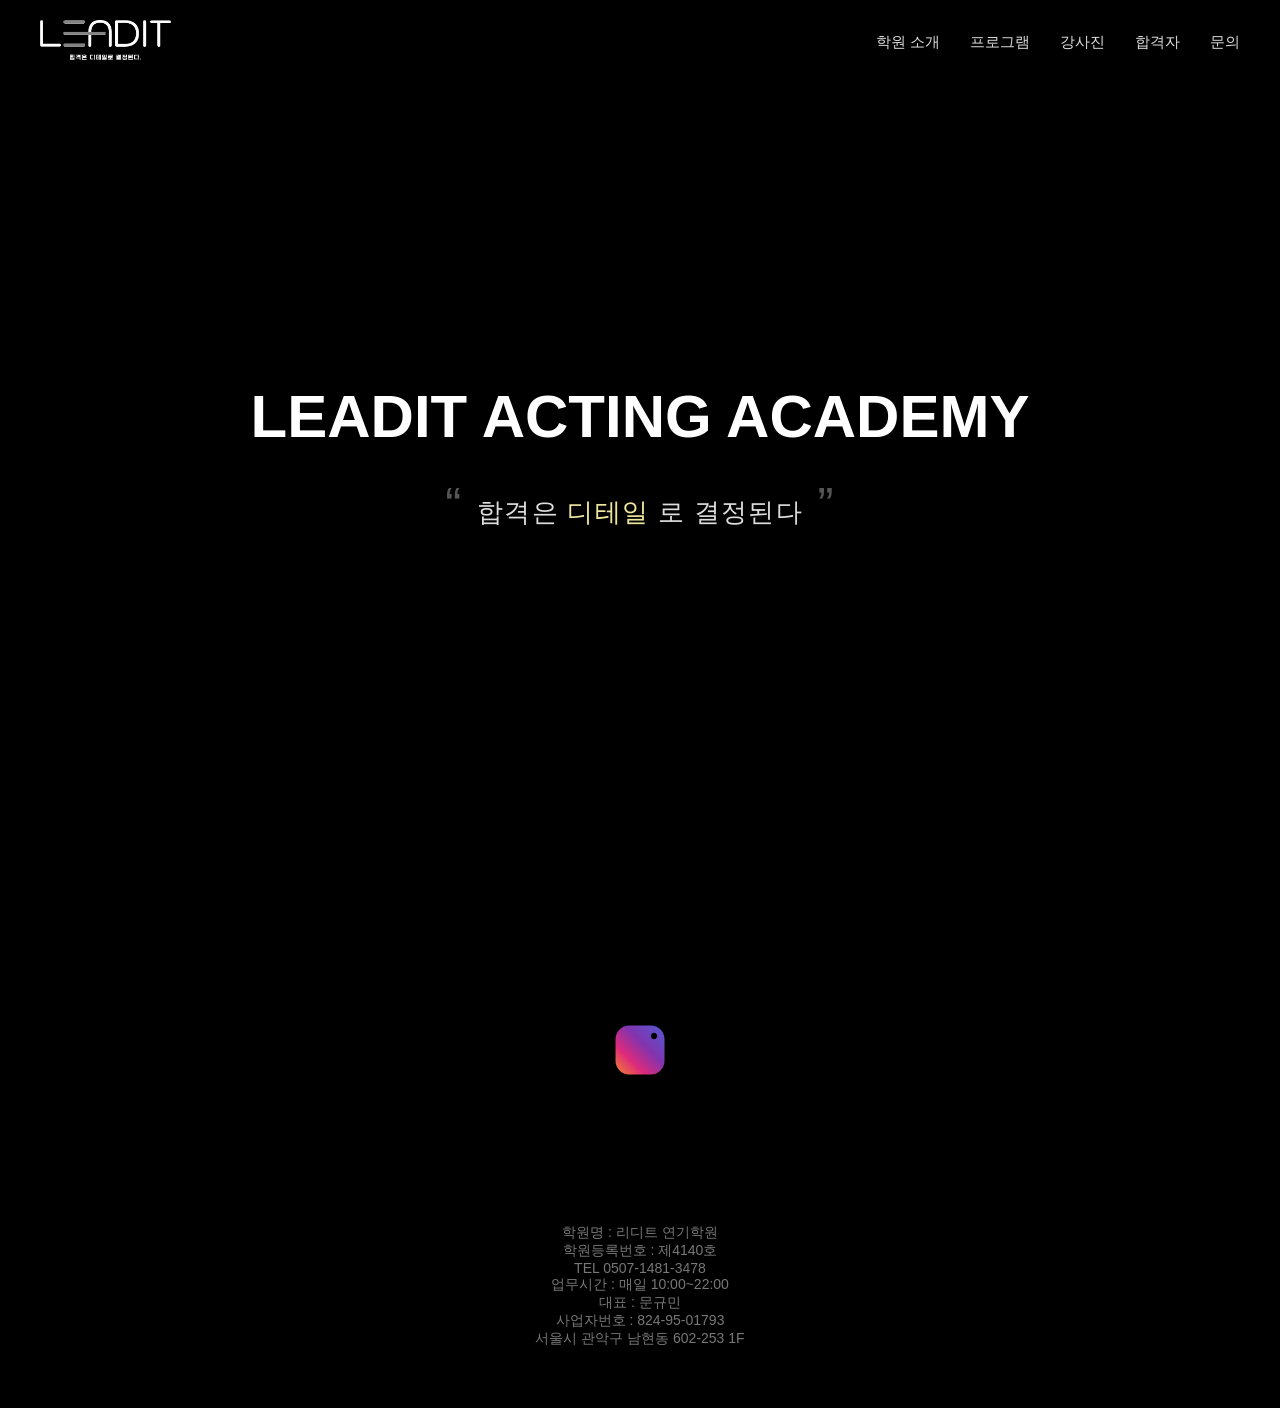
<file: index.html>
<!DOCTYPE html>
<html lang="ko">
<head>
<meta charset="UTF-8">
<meta name="viewport" content="width=device-width, initial-scale=1.0">
<title>LEADIT ACTING ACADEMY</title>
<link rel="stylesheet" href="style.css">
<meta name="naver-site-verification" content="733501f7ff5b115301de4b4b67a06c253b652f46" />
<meta name="description" content="사당 리디트 연기학원 | 연극영화과·방송연예과 실기 합격 전문 | 개인레슨, 모의평가, 체계적 커리큘럼으로 합격생 대거 배출!">
<meta name="robots" content="index, follow">
<meta property="og:title" content="LEADIT ACTING ACADEMY - 리디트 연기학원">
<meta property="og:description" content="서울 관악구 대학로 실기 전문 연기학원. 대학 연기 실기 합격은 리디트에서 시작됩니다!">
<meta property="og:type" content="website">
<meta property="og:url" content="https://leaditacting.com/">
<meta property="og:site_name" content="LEADIT ACTING ACADEMY">
<meta property="og:locale" content="ko_KR">
<style>
/* ======================
INSTAGRAM ICON SECTION
====================== */
.insta-section{
  background:#000;              
  text-align:center;
  padding:120px 0 80px;         
}

.insta-icon{
  width:60px;
  height:60px;
  transition:0.3s ease;
}

.insta-icon:hover{
  transform:scale(1.15);
}
</style>
</head>

<body>

<div id="spotlight"></div>

<header>

  <div class="logo">
    <a href="index.html">
      <img src="logo.png" alt="LEADIT Logo">
    </a>
  </div>

  <!-- 모바일 햄버거 버튼 -->
  <div class="hamburger">
    <span></span>
    <span></span>
    <span></span>
  </div>

  <nav>
    <!-- 학원 소개 -->
    <div class="nav-item">
      <a>학원 소개</a>
      <div class="dropdown">
        <a href="greeting.html">인사말</a>
        <a href="space.html">시설</a>
        <a href="location.html">오시는 길</a>
      </div>
    </div>

    <!-- 프로그램 -->
    <div class="nav-item">
      <a>프로그램</a>
      <div class="dropdown">
        <a href="curriculum.html">커리큘럼</a>
      </div>
    </div>

    <!-- 강사진 -->
    <div class="nav-item">
      <a>강사진</a>
      <div class="dropdown">
        <a href="teachers.html">강사진</a>
      </div>
    </div>

    <!-- 합격자 명단 -->
    <div class="nav-item">
      <a>합격자</a>
      <div class="dropdown">
        <a href="results.html">합격자 명단</a>
        <a href="student.html">합격자 후기</a>
      </div>
    </div>

    <!-- 문의 -->
    <div class="nav-item">
      <a>문의</a>
      <div class="dropdown">
        <a href="sns.html">SNS</a>
      </div>
    </div>
  </nav>

</header>

<div class="hero">
  <div class="hero-text">

    <h1>LEADIT ACTING ACADEMY</h1>

    <p class="hero-quote">
      <span class="quote-mark">“</span>
      합격은 
      <span id="detailTrigger" class="detail-word">디테일</span>
      로 결정된다
      <span class="quote-mark">”</span>
    </p>

  </div>
</div>

<!-- ✅ 인스타그램 섹션 -->
<div class="insta-section">
  <a href="https://instagram.com/leadit_acting" target="_blank">
    <svg class="insta-icon" viewBox="0 0 448 512">
      <defs>
        <linearGradient id="instaGradient" x1="0%" y1="100%" x2="100%" y2="0%">
          <stop offset="0%" stop-color="#f58529"/>
          <stop offset="30%" stop-color="#dd2a7b"/>
          <stop offset="60%" stop-color="#8134af"/>
          <stop offset="100%" stop-color="#515bd4"/>
        </linearGradient>
      </defs>
      <path fill="url(#instaGradient)"
      d="M224.1 141c-63.6 0-114.9 51.3-114.9 114.9S160.5 370.8 224.1 370.8 339 319.5 339 255.9 287.7 141 224.1 141zm0 189.6c-41.3 0-74.7-33.4-74.7-74.7s33.4-74.7 74.7-74.7 74.7 33.4 74.7 74.7-33.4 74.7-74.7 74.7zm146.4-194.3c0 14.9-12 26.9-26.9 26.9-14.9 0-26.9-12-26.9-26.9s12-26.9 26.9-26.9c14.9 0 26.9 12 26.9 26.9zM398.8 80c-22.1-22.1-51.5-34-82.7-34H131.9C100.7 46 71.3 57.9 49.2 80 27.1 102.1 15.2 131.5 15.2 162.7v184.6c0 31.2 11.9 60.6 34 82.7 22.1 22.1 51.5 34 82.7 34h184.6c31.2 0 60.6-11.9 82.7-34 22.1-22.1 34-51.5 34-82.7V162.7c0-31.2-11.9-60.6-34-82.7z"/>
    </svg>
  </a>
</div>

<footer>
  학원명 : 리디트 연기학원<br>
  학원등록번호 : 제4140호<br>
  TEL 0507-1481-3478<br>
  업무시간 : 매일 10:00~22:00<br>
  대표 : 문규민<br>
  사업자번호 : 824-95-01793<br>
  서울시 관악구 남현동 602-253 1F
</footer>

<script>
// ======================
// 디테일 스포트라이트
// ======================
const trigger = document.getElementById("detailTrigger");
const spotlight = document.getElementById("spotlight");

trigger.addEventListener("click", () => {
  const rect = trigger.getBoundingClientRect();
  const x = rect.left + rect.width / 2;
  const y = rect.top + rect.height / 2;

  spotlight.style.setProperty("--x", x + "px");
  spotlight.style.setProperty("--y", y + "px");

  spotlight.classList.add("active");

  setTimeout(() => {
    spotlight.classList.remove("active");
  }, 1200);
});

// ======================
// 모바일 햄버거 + 드롭다운 (아코디언 완성 버전)
// ======================
const hamburger = document.querySelector(".hamburger");
const nav = document.querySelector("header nav");
const navItems = document.querySelectorAll("header .nav-item > a");

function mobileMenuHandler() {
  hamburger.addEventListener("click", () => {
    nav.classList.toggle("active");
    hamburger.classList.toggle("open");
  });

  navItems.forEach(item => {
    item.addEventListener("click", (e) => {
      e.preventDefault();
      const parent = item.parentElement;
      parent.classList.toggle("active");   // 클릭하면 열리고, 다시 클릭하면 닫힘
    });
  });
}

mobileMenuHandler();

window.addEventListener("resize", () => {
  nav.classList.remove("active");
  hamburger.classList.remove("open");
  document.querySelectorAll(".nav-item").forEach(ni => ni.classList.remove("active"));
});
</script>

</body>
</html>
</file>
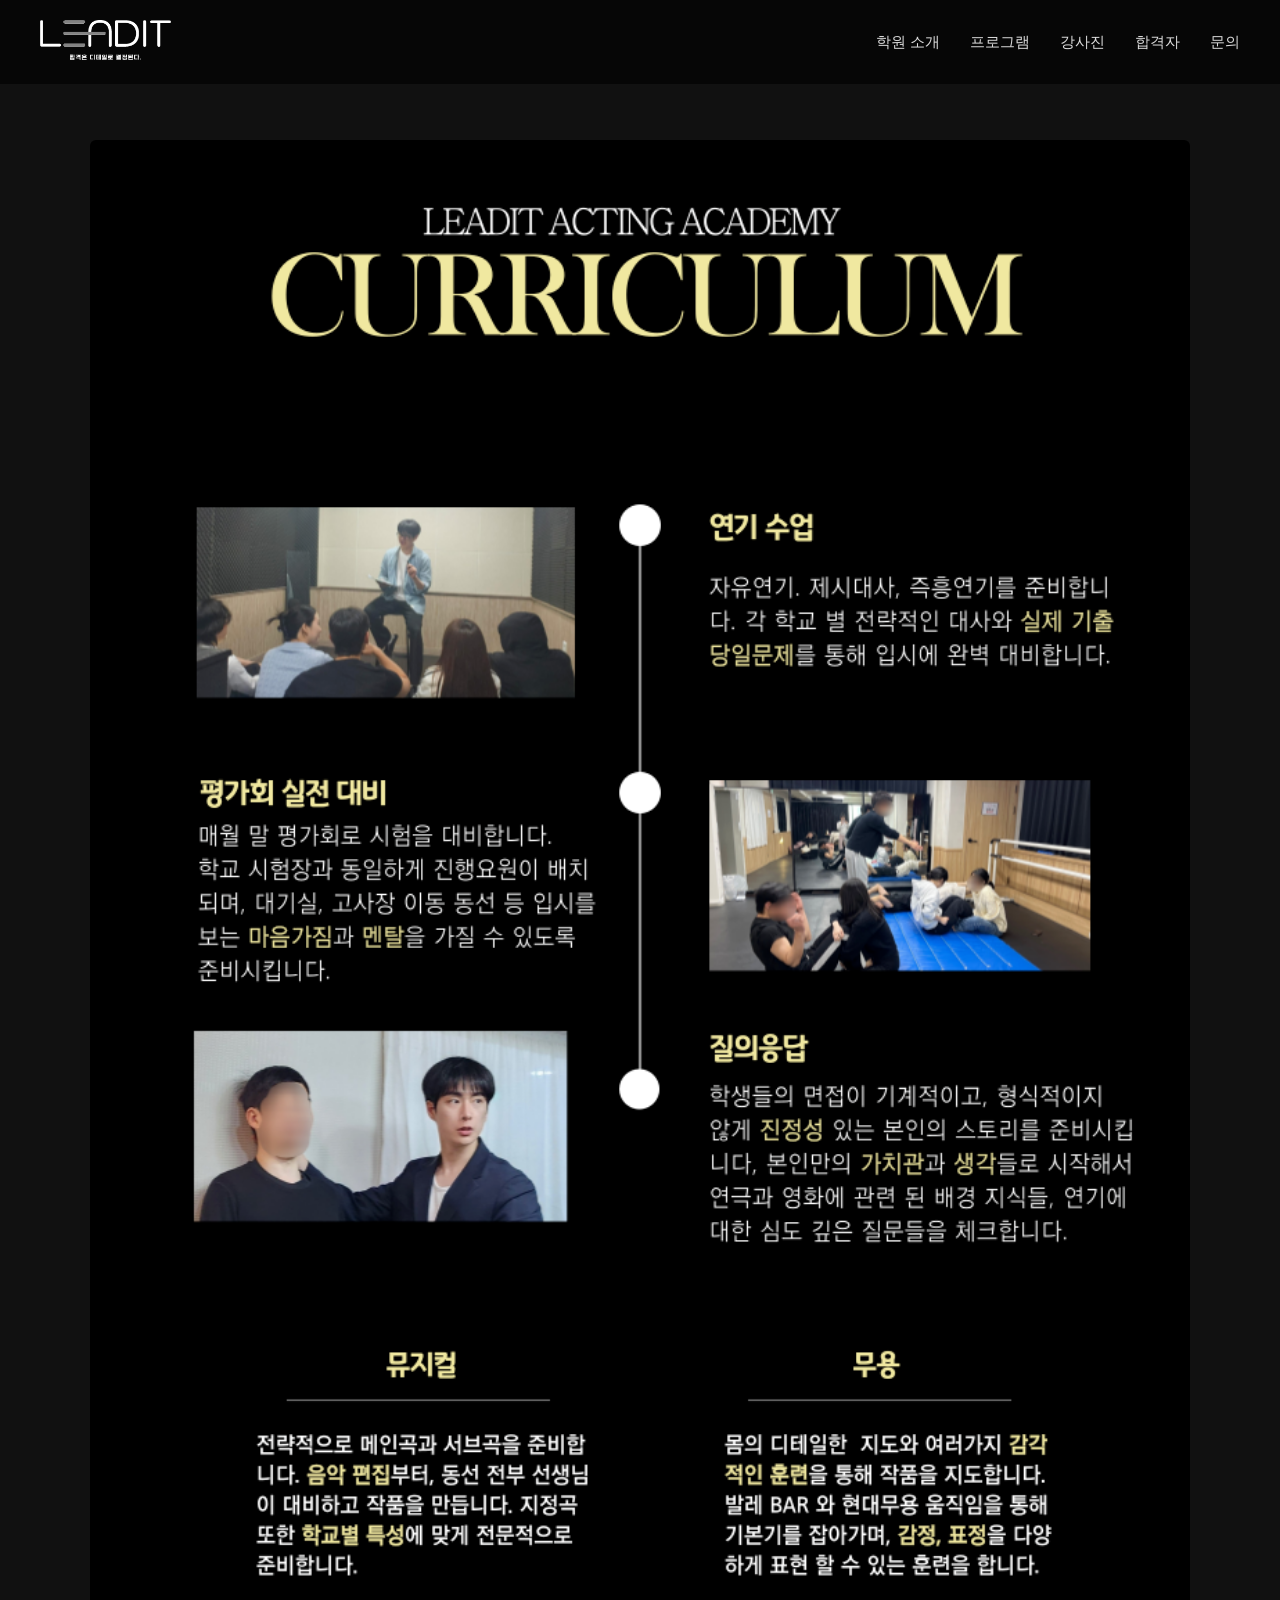
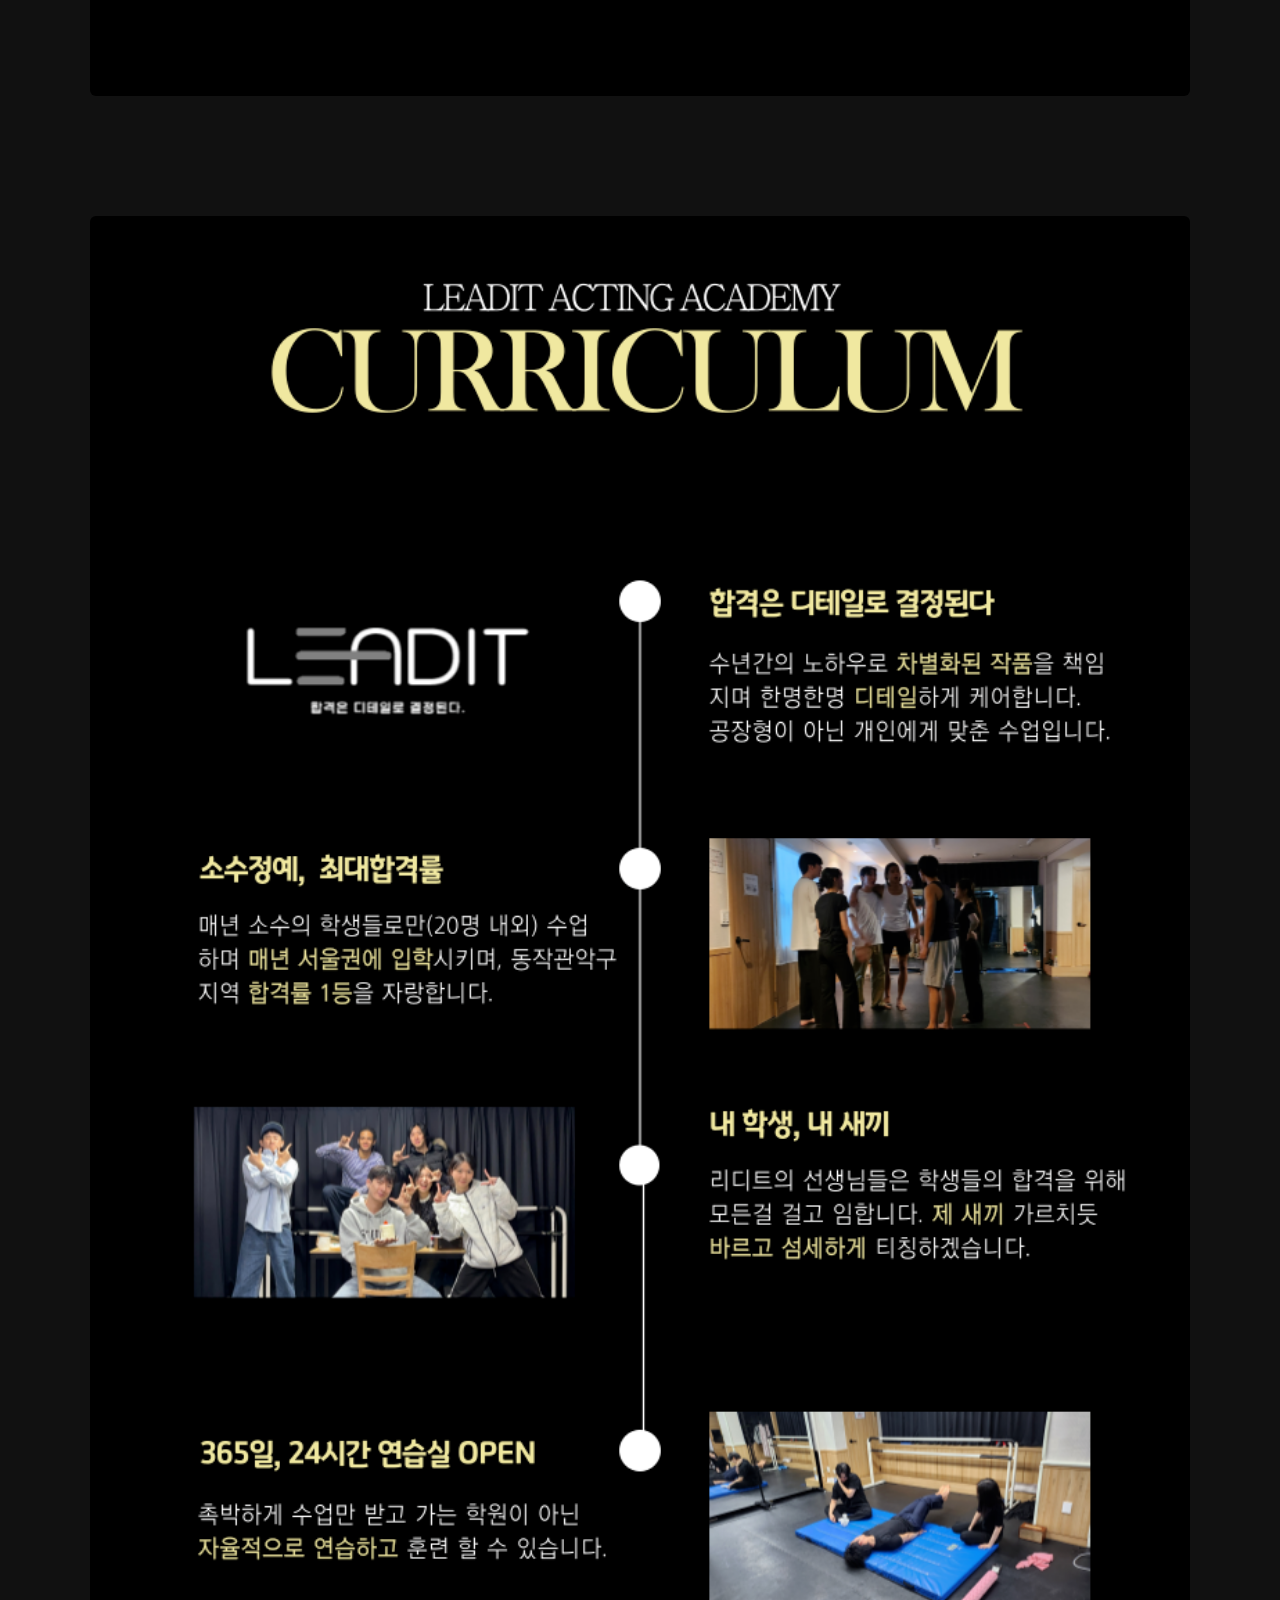
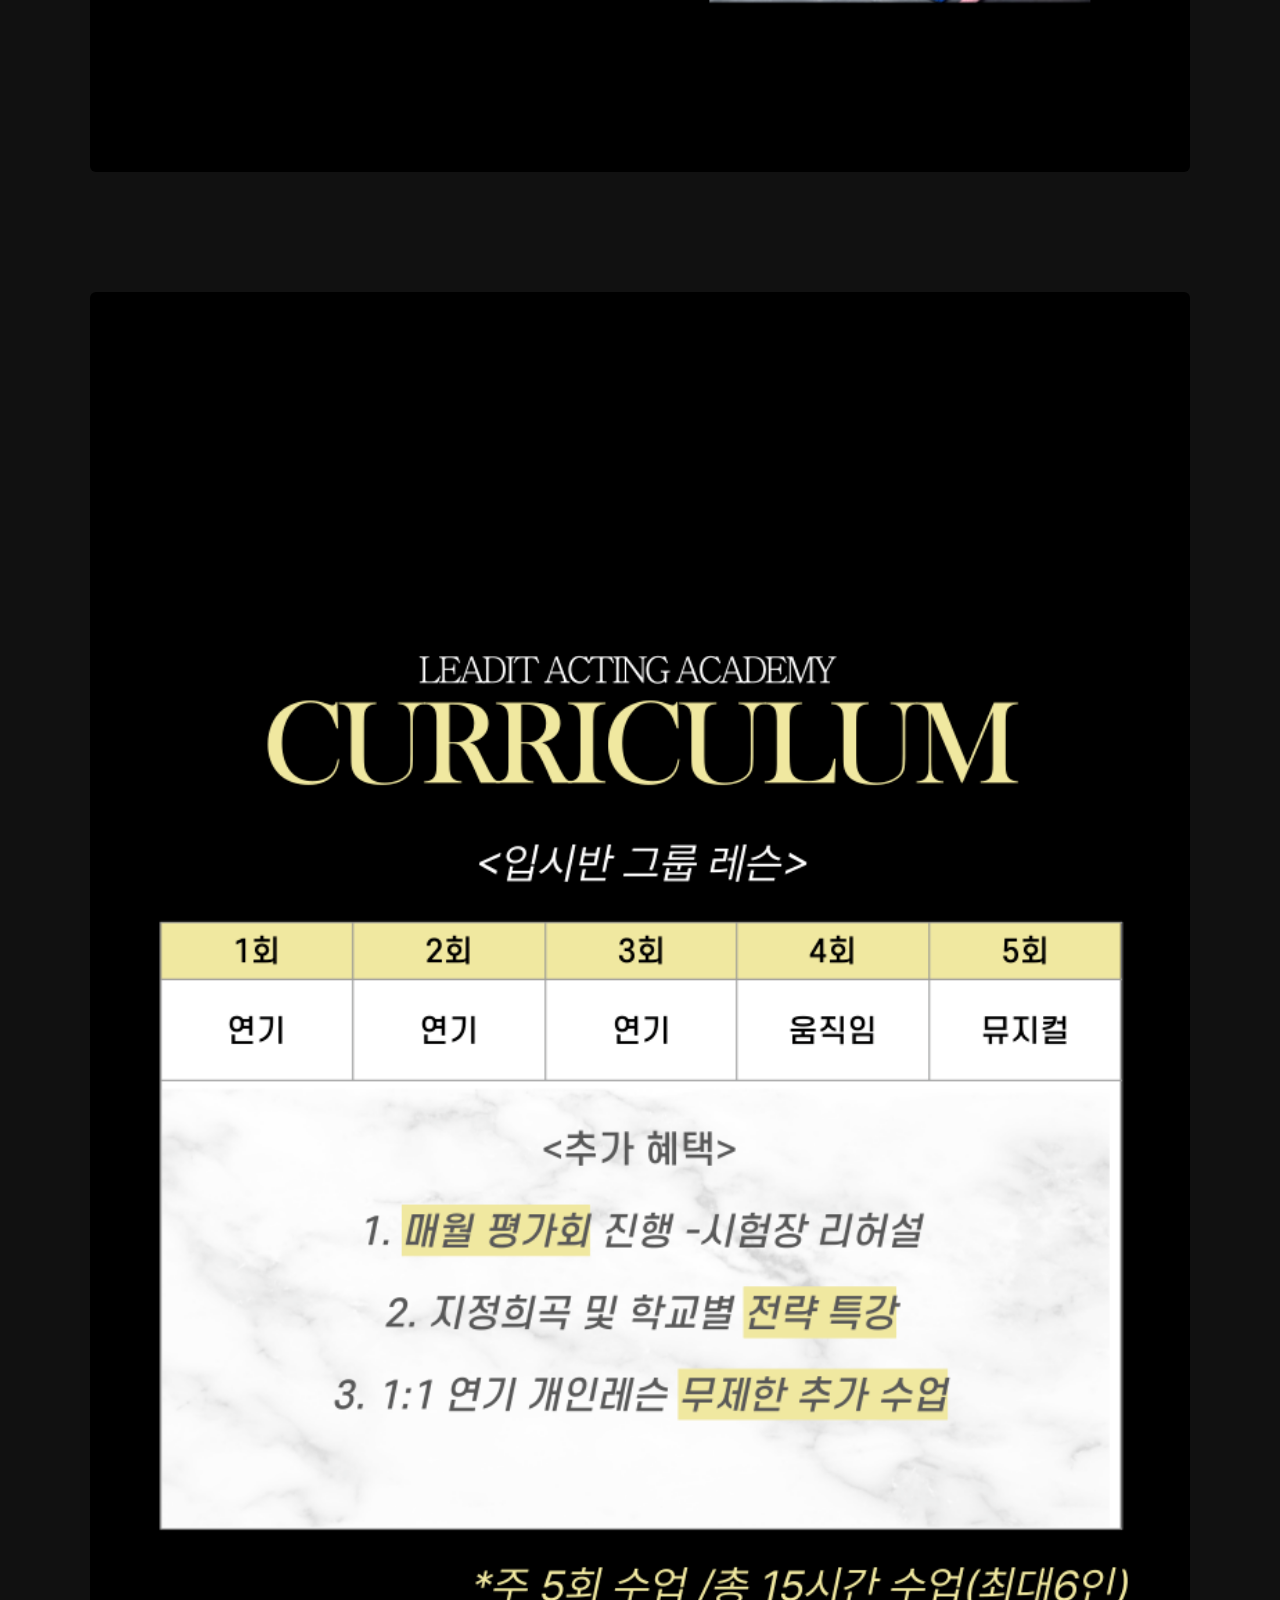
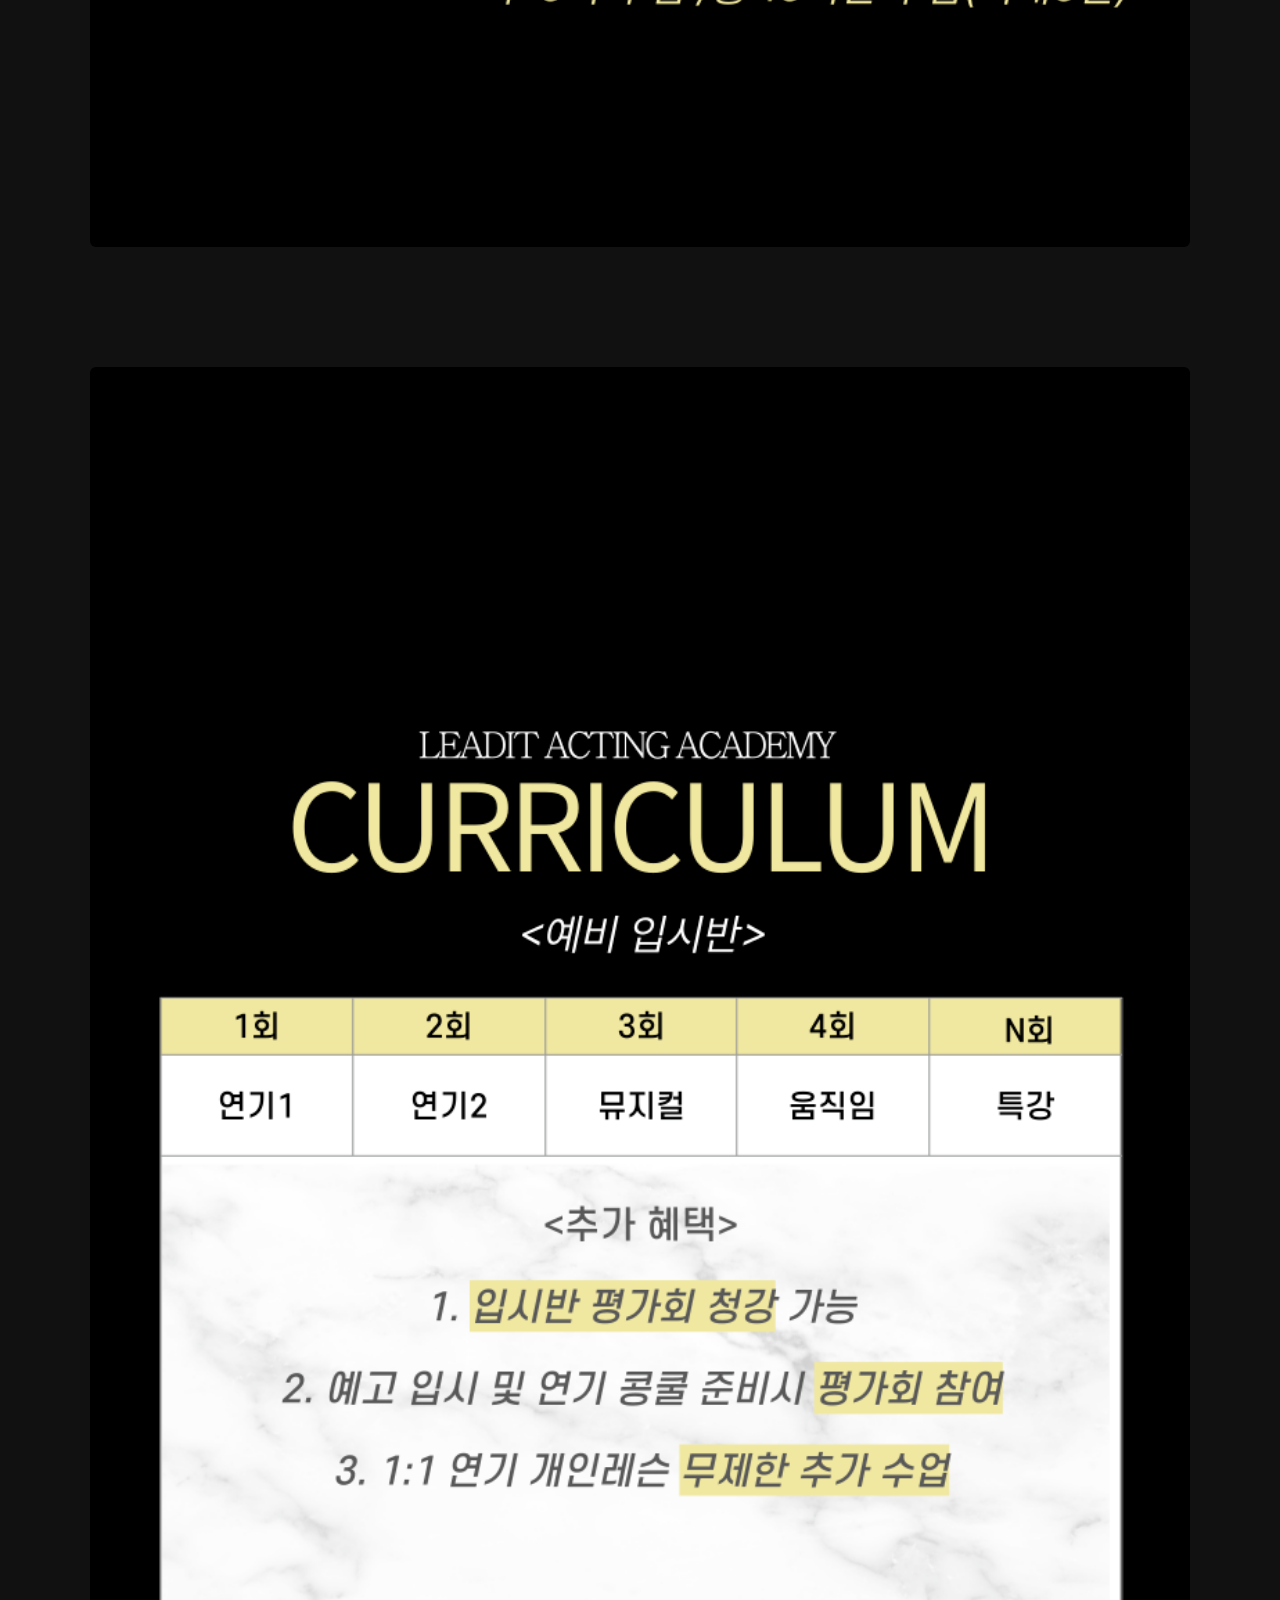
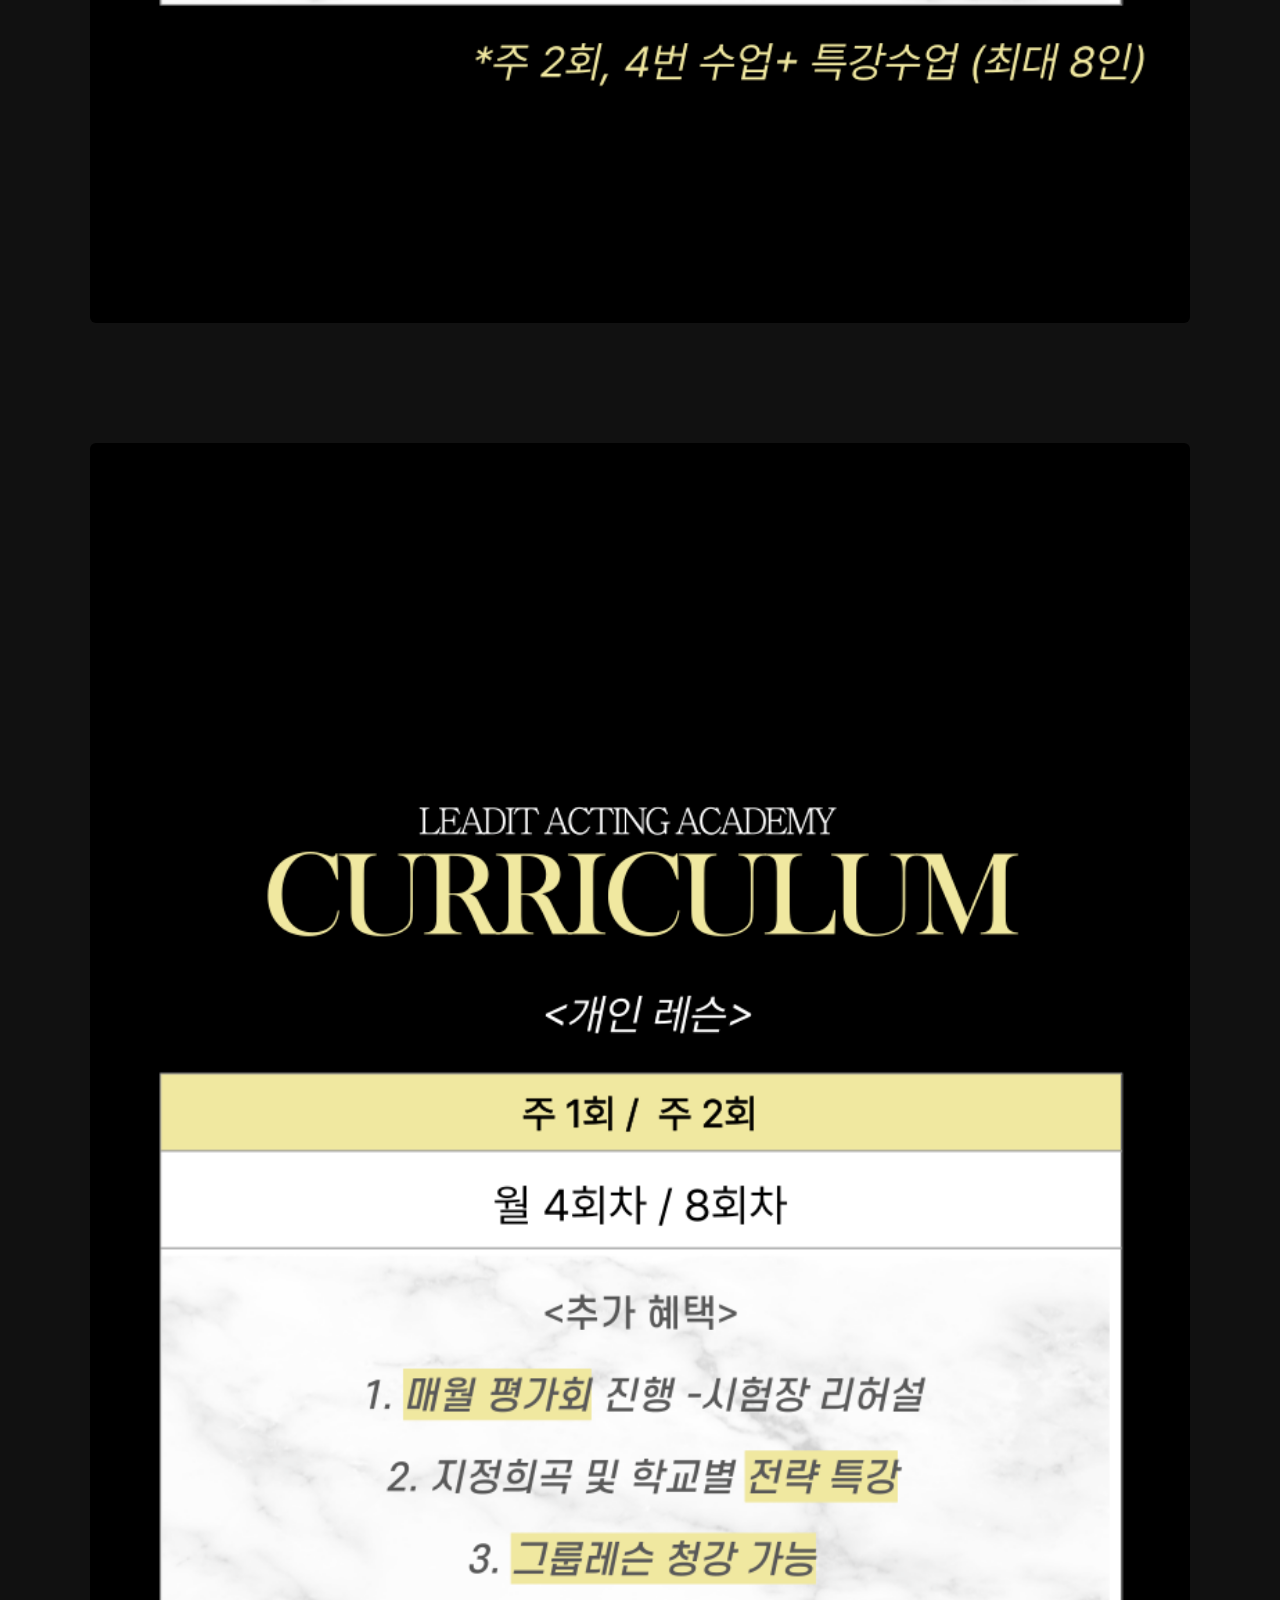
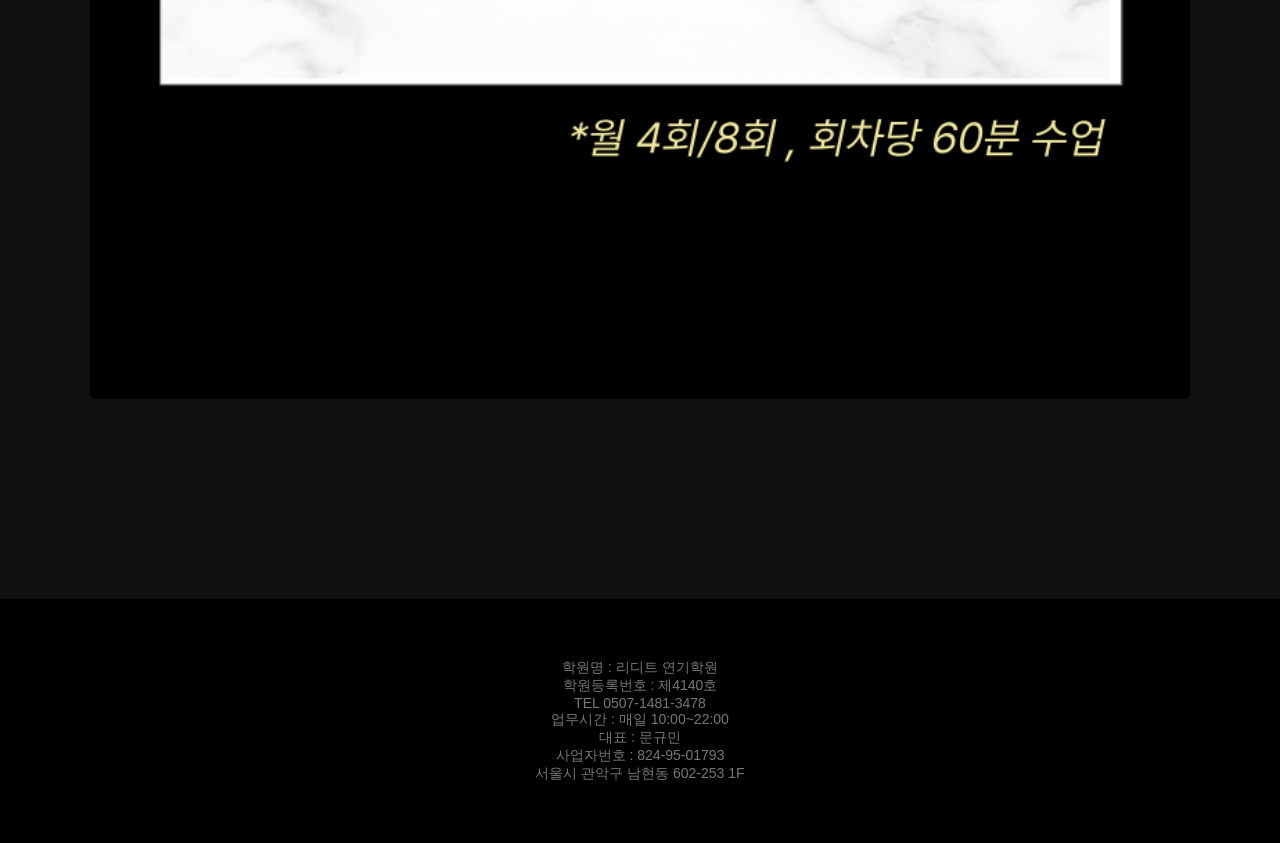
<file: curriculum.html>
<!DOCTYPE html>
<html lang="ko">
<head>
<meta charset="UTF-8">
<meta name="viewport" content="width=device-width, initial-scale=1.0">
<title>커리큘럼 | LEADIT</title>
<link rel="stylesheet" href="style.css">

<style>
/* ======================
CURRICULUM PAGE
====================== */

.curriculum-section{
  padding:140px 0 80px;
  max-width:1100px;
  margin:auto;
}

.curriculum-img{
  width:100%;
  margin-bottom:120px;
  display:block;
  border-radius:6px;
}
</style>
</head>

<body>

<!-- ======================
HEADER
====================== -->
<header>

  <div class="logo">
    <a href="index.html">
      <img src="logo.png">
    </a>
  </div>

  <!-- 모바일 햄버거 버튼 -->
  <div class="hamburger">
    <span></span>
    <span></span>
    <span></span>
  </div>

  <nav>
    <div class="nav-item">
      <a href="#">학원 소개</a>
      <div class="dropdown">
        <a href="greeting.html">인사말</a>
        <a href="space.html">시설</a>
        <a href="location.html">오시는 길</a>
      </div>
    </div>

    <div class="nav-item">
      <a href="#">프로그램</a>
      <div class="dropdown">
        <a href="curriculum.html">커리큘럼</a>
      </div>
    </div>

    <div class="nav-item">
      <a href="#">강사진</a>
      <div class="dropdown">
        <a href="teachers.html">강사진</a>
      </div>
    </div>

    <div class="nav-item">
      <a href="#">합격자</a>
      <div class="dropdown">
        <a href="results.html">합격자 명단</a>
        <a href="student.html">합격자 후기</a>
      </div>
    </div>

    <div class="nav-item">
      <a href="#">문의</a>
      <div class="dropdown">
        <a href="sns.html">SNS</a>
      </div>
    </div>
  </nav>

</header>


<!-- ======================
CURRICULUM IMAGES
====================== -->

<section class="curriculum-section">

  <!-- K1 -->
  <img src="K1.png" class="curriculum-img">

  <!-- K2 -->
  <img src="K2.png" class="curriculum-img">

  <!-- K3 -->
  <img src="K3.png" class="curriculum-img">

  <!-- K4 -->
  <img src="K4.png" class="curriculum-img">

  <!-- K5 -->
  <img src="K5.png" class="curriculum-img">

</section>


<!-- ======================
FOOTER
====================== -->
<footer>
  학원명 : 리디트 연기학원<br>
  학원등록번호 : 제4140호<br>
  TEL 0507-1481-3478<br>
  업무시간 : 매일 10:00~22:00<br>
  대표 : 문규민<br>
  사업자번호 : 824-95-01793<br>
  서울시 관악구 남현동 602-253 1F
</footer>

<script>
// ======================
// 모바일 햄버거 + 드롭다운 (아코디언)
// ======================
const hamburger = document.querySelector(".hamburger");
const nav = document.querySelector("header nav");
const navItems = document.querySelectorAll("header .nav-item > a");

function mobileMenuHandler() {
  hamburger.addEventListener("click", () => {
    nav.classList.toggle("active");
    hamburger.classList.toggle("open");
  });

  navItems.forEach(item => {
    item.addEventListener("click", (e) => {
      e.preventDefault();
      const parent = item.parentElement;
      parent.classList.toggle("active");
    });
  });
}

mobileMenuHandler();

window.addEventListener("resize", () => {
  nav.classList.remove("active");
  hamburger.classList.remove("open");
  document.querySelectorAll(".nav-item").forEach(ni => ni.classList.remove("active"));
});
</script>

</body>
</html>
</file>
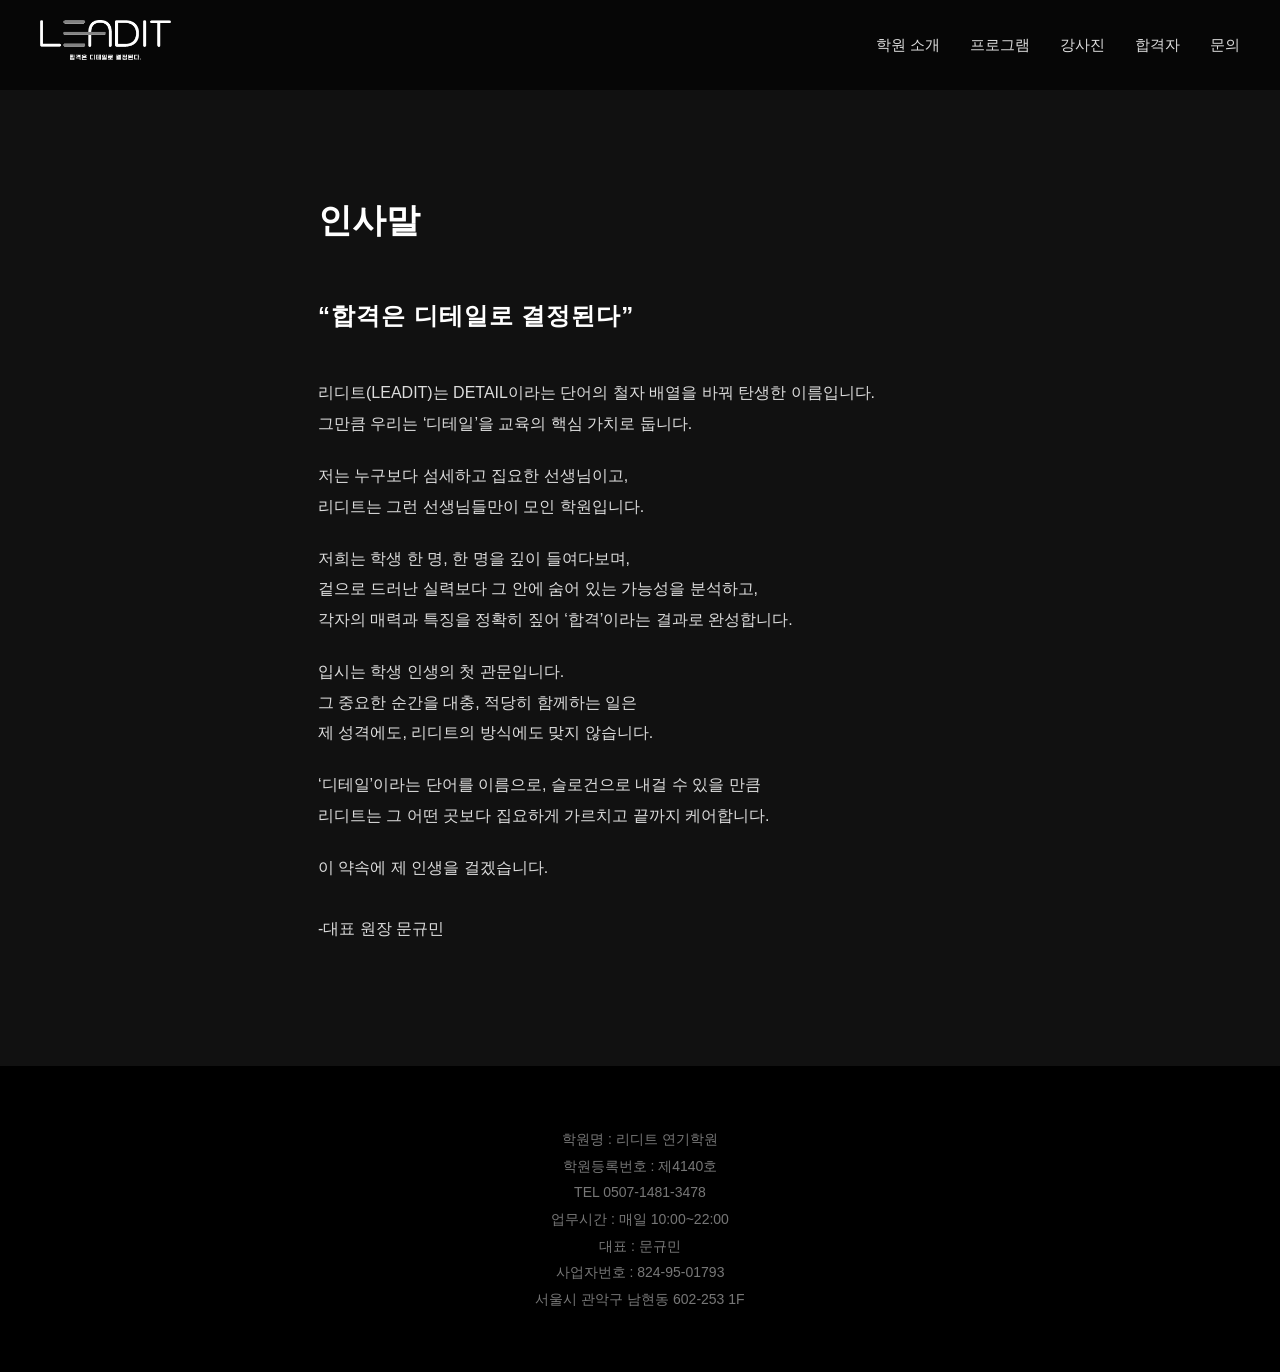
<file: greeting.html>
<!DOCTYPE html>
<html lang="ko">
<head>
<meta charset="UTF-8">
<meta name="viewport" content="width=device-width, initial-scale=1.0">
<title>인삿말 | LEADIT Acting Academy</title>

<!-- 공통 모바일 CSS (style.css) -->
<link rel="stylesheet" href="style.css">

<style>
/* RESET */
*{box-sizing:border-box;}
body{
  margin:0;
  font-family:'Pretendard',sans-serif;
  background:#111;
  color:#fff;
  line-height:1.9;
}

/* ======================
HEADER (PC 전용)
====================== */
header{
  position:fixed;
  top:0;
  width:100%;
  padding:20px 40px;
  display:flex;
  justify-content:space-between;
  align-items:center;
  background:rgba(0,0,0,0.6);
  backdrop-filter:blur(6px);
  z-index:1000;
}

.logo img{height:40px;}

nav{display:flex;align-items:center;}

.nav-item>a{
  margin-left:30px;
  text-decoration:none;
  color:#ddd;
  font-size:15px;
}

.nav-item{position:relative;}

.nav-item::after{
  content:"";
  position:absolute;
  top:100%;
  width:100%;
  height:8px;
}

.dropdown{
  position:absolute;
  top:40px;
  left:0;
  width:180px;
  background:#000;
  padding:10px 0 22px;
  opacity:0;
  transform:translateY(-10px);
  visibility:hidden;
  transition:opacity .35s ease,transform .35s ease,visibility 0s linear .35s;
}

.nav-item:hover .dropdown,
.dropdown:hover{
  opacity:1;
  transform:translateY(0);
  visibility:visible;
  transition-delay:0s;
}

.dropdown a{
  display:block;
  padding:14px 22px;
  font-size:15px;
  color:#ccc;
  text-decoration:none;
  transition:color .25s ease;
}

.dropdown a:hover{
  color:#f0e79f;
}

/* ======================
GREETING SECTION
====================== */
.greeting-section{
  padding:160px 10% 100px;
  max-width:900px;
  margin:auto;
}

.greeting-title{
  font-size:34px;
  margin-bottom:40px;
  opacity:0;
  transform:translateY(20px);
  animation:fadeUp .7s ease forwards;
  animation-delay:.1s;
}

.greeting-quote{
  font-size:24px;
  font-weight:700;
  margin-bottom:40px;
  letter-spacing:1px;
  opacity:0;
  transform:translateY(20px);
  animation:fadeUp .7s ease forwards;
  animation-delay:.4s;
}

.greeting-section p{
  margin-bottom:22px;
  color:#ddd;
  opacity:0;
  transform:translateY(20px);
  animation:fadeUp .7s ease forwards;
}

/* 🔥 문장 순차 등장 딜레이 */
.greeting-section p:nth-of-type(1){animation-delay:.7s;}
.greeting-section p:nth-of-type(2){animation-delay:1.0s;}
.greeting-section p:nth-of-type(3){animation-delay:1.3s;}
.greeting-section p:nth-of-type(4){animation-delay:1.6s;}
.greeting-section p:nth-of-type(5){animation-delay:1.9s;}
.greeting-last{animation-delay:2.2s;}

@keyframes fadeUp{
  from{
    opacity:0;
    transform:translateY(20px);
  }
  to{
    opacity:1;
    transform:translateY(0);
  }
}

/* FOOTER */
footer{
  padding:60px;
  text-align:center;
  background:#000;
  color:#777;
  font-size:14px;
}
</style>
</head>

<body>

<header>

  <div class="logo">
    <a href="index.html">
      <img src="logo.png">
    </a>
  </div>

  <!-- 모바일 햄버거 버튼 -->
  <div class="hamburger">
    <span></span>
    <span></span>
    <span></span>
  </div>

  <nav>
    <div class="nav-item">
      <a href="#">학원 소개</a>
      <div class="dropdown">
        <a href="greeting.html">인사말</a>
        <a href="space.html">시설</a>
        <a href="location.html">오시는 길</a>
      </div>
    </div>

    <div class="nav-item">
      <a href="#">프로그램</a>
      <div class="dropdown">
        <a href="curriculum.html">커리큘럼</a>
      </div>
    </div>

    <div class="nav-item">
      <a href="#">강사진</a>
      <div class="dropdown">
        <a href="teachers.html">강사진</a>
      </div>
    </div>

    <div class="nav-item">
      <a href="#">합격자</a>
      <div class="dropdown">
        <a href="results.html">합격자 명단</a>
        <a href="student.html">합격자 후기</a>
      </div>
    </div>

    <div class="nav-item">
      <a href="#">문의</a>
      <div class="dropdown">
        <a href="sns.html">SNS</a>
      </div>
    </div>
  </nav>

</header>

<section class="greeting-section">

  <h1 class="greeting-title">인사말</h1>

  <div class="greeting-quote">
    “합격은 디테일로 결정된다”
  </div>

  <p>
    리디트(LEADIT)는 DETAIL이라는 단어의 철자 배열을 바꿔 탄생한 이름입니다.<br>
    그만큼 우리는 ‘디테일’을 교육의 핵심 가치로 둡니다.
  </p>

  <p>
    저는 누구보다 섬세하고 집요한 선생님이고,<br>
    리디트는 그런 선생님들만이 모인 학원입니다.
  </p>

  <p>
    저희는 학생 한 명, 한 명을 깊이 들여다보며,<br>
    겉으로 드러난 실력보다 그 안에 숨어 있는 가능성을 분석하고,<br>
    각자의 매력과 특징을 정확히 짚어 ‘합격’이라는 결과로 완성합니다.
  </p>

  <p>
    입시는 학생 인생의 첫 관문입니다.<br>
    그 중요한 순간을 대충, 적당히 함께하는 일은<br>
    제 성격에도, 리디트의 방식에도 맞지 않습니다.
  </p>

  <p>
    ‘디테일’이라는 단어를 이름으로, 슬로건으로 내걸 수 있을 만큼<br>
    리디트는 그 어떤 곳보다 집요하게 가르치고 끝까지 케어합니다.
  </p>

  <p class="greeting-last">
    이 약속에 제 인생을 걸겠습니다.<br><br>
    -대표 원장 문규민
  </p>

</section>

<footer>
  학원명 : 리디트 연기학원<br>
  학원등록번호 : 제4140호<br>
  TEL 0507-1481-3478<br>
  업무시간 : 매일 10:00~22:00<br>
  대표 : 문규민<br>
  사업자번호 : 824-95-01793<br>
  서울시 관악구 남현동 602-253 1F
</footer>

<script>
// ======================
// 모바일 햄버거 + 드롭다운 (아코디언)
// ======================
const hamburger = document.querySelector(".hamburger");
const nav = document.querySelector("header nav");
const navItems = document.querySelectorAll("header .nav-item > a");

function mobileMenuHandler() {
  hamburger.addEventListener("click", () => {
    nav.classList.toggle("active");
    hamburger.classList.toggle("open");
  });

  navItems.forEach(item => {
    item.addEventListener("click", (e) => {
      e.preventDefault();
      const parent = item.parentElement;
      parent.classList.toggle("active");
    });
  });
}

mobileMenuHandler();

window.addEventListener("resize", () => {
  nav.classList.remove("active");
  hamburger.classList.remove("open");
  document.querySelectorAll(".nav-item").forEach(ni => ni.classList.remove("active"));
});
</script>

</body>
</html>
</file>
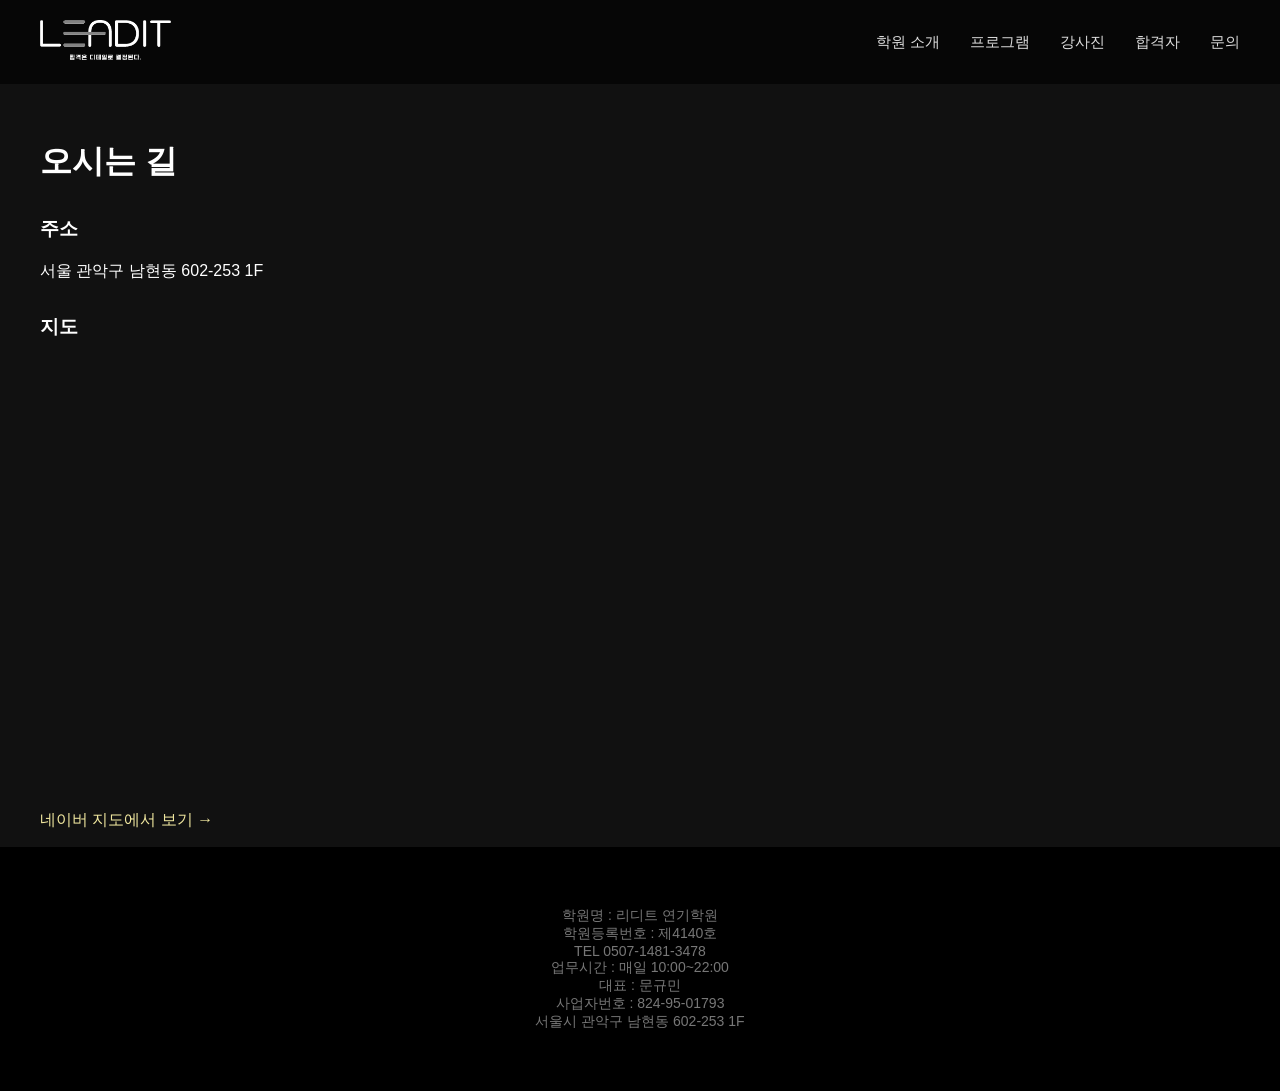
<file: location.html>
<!DOCTYPE html>
<html lang="ko">
<head>
  <meta charset="UTF-8" />
  <meta name="viewport" content="width=device-width, initial-scale=1.0" />
  <title>오시는 길 | LEADIT</title>
  <link rel="stylesheet" href="style.css" />
</head>
<body>

<header>

  <div class="logo">
    <a href="index.html">
      <img src="logo.png">
    </a>
  </div>

  <!-- 모바일 햄버거 버튼 -->
  <div class="hamburger">
    <span></span>
    <span></span>
    <span></span>
  </div>

  <nav>
    <div class="nav-item">
      <a href="#">학원 소개</a>
      <div class="dropdown">
        <a href="greeting.html">인사말</a>
        <a href="space.html">시설</a>
        <a href="location.html">오시는 길</a>
      </div>
    </div>

    <div class="nav-item">
      <a href="#">프로그램</a>
      <div class="dropdown">
        <a href="curriculum.html">커리큘럼</a>
      </div>
    </div>

    <div class="nav-item">
      <a href="#">강사진</a>
      <div class="dropdown">
        <a href="teachers.html">강사진</a>
      </div>
    </div>

    <div class="nav-item">
      <a href="#">합격자</a>
      <div class="dropdown">
        <a href="results.html">합격자 명단</a>
        <a href="student.html">합격자 후기</a>
      </div>
    </div>

    <div class="nav-item">
      <a href="#">문의</a>
      <div class="dropdown">
        <a href="sns.html">SNS</a>
      </div>
    </div>
  </nav>

</header>


<main style="margin-top:140px; padding: 0 40px;">
  <h1>오시는 길</h1>

  <section style="margin-top:32px;">
    <h3>주소</h3>
    <p>
      서울 관악구 남현동 602-253 1F
    </p>
  </section>

  <section style="margin-top:32px;">
    <h3>지도</h3>

    <!-- ✅ 구글 지도 적용 -->
    <iframe
      src="https://www.google.com/maps?q=서울%20관악구%20남현동%20602-253&output=embed"
      width="100%"
      height="420"
      style="border:0; margin-top:12px;"
      allowfullscreen=""
      loading="lazy">
    </iframe>

    <!-- ✅ 네이버 지도 바로가기 -->
    <p style="margin-top:16px;">
      <a
        href="https://map.naver.com/v5/search/서울%20관악구%20남현동%20602-253"
        target="_blank"
        style="color:#f0e79f; text-decoration:none;">
        네이버 지도에서 보기 →
      </a>
    </p>
  </section>
</main>

<footer>
  학원명 : 리디트 연기학원<br>
  학원등록번호 : 제4140호<br>
  TEL 0507-1481-3478<br>
  업무시간 : 매일 10:00~22:00<br>
  대표 : 문규민<br>
  사업자번호 : 824-95-01793<br>
  서울시 관악구 남현동 602-253 1F
</footer>

<script>
// ======================
// 모바일 햄버거 + 드롭다운 (아코디언)
// ======================
const hamburger = document.querySelector(".hamburger");
const nav = document.querySelector("header nav");
const navItems = document.querySelectorAll("header .nav-item > a");

function mobileMenuHandler() {
  hamburger.addEventListener("click", () => {
    nav.classList.toggle("active");
    hamburger.classList.toggle("open");
  });

  navItems.forEach(item => {
    item.addEventListener("click", (e) => {
      e.preventDefault();
      const parent = item.parentElement;
      parent.classList.toggle("active");
    });
  });
}

mobileMenuHandler();

window.addEventListener("resize", () => {
  nav.classList.remove("active");
  hamburger.classList.remove("open");
  document.querySelectorAll(".nav-item").forEach(ni => ni.classList.remove("active"));
});
</script>

</body>
</html>
</file>
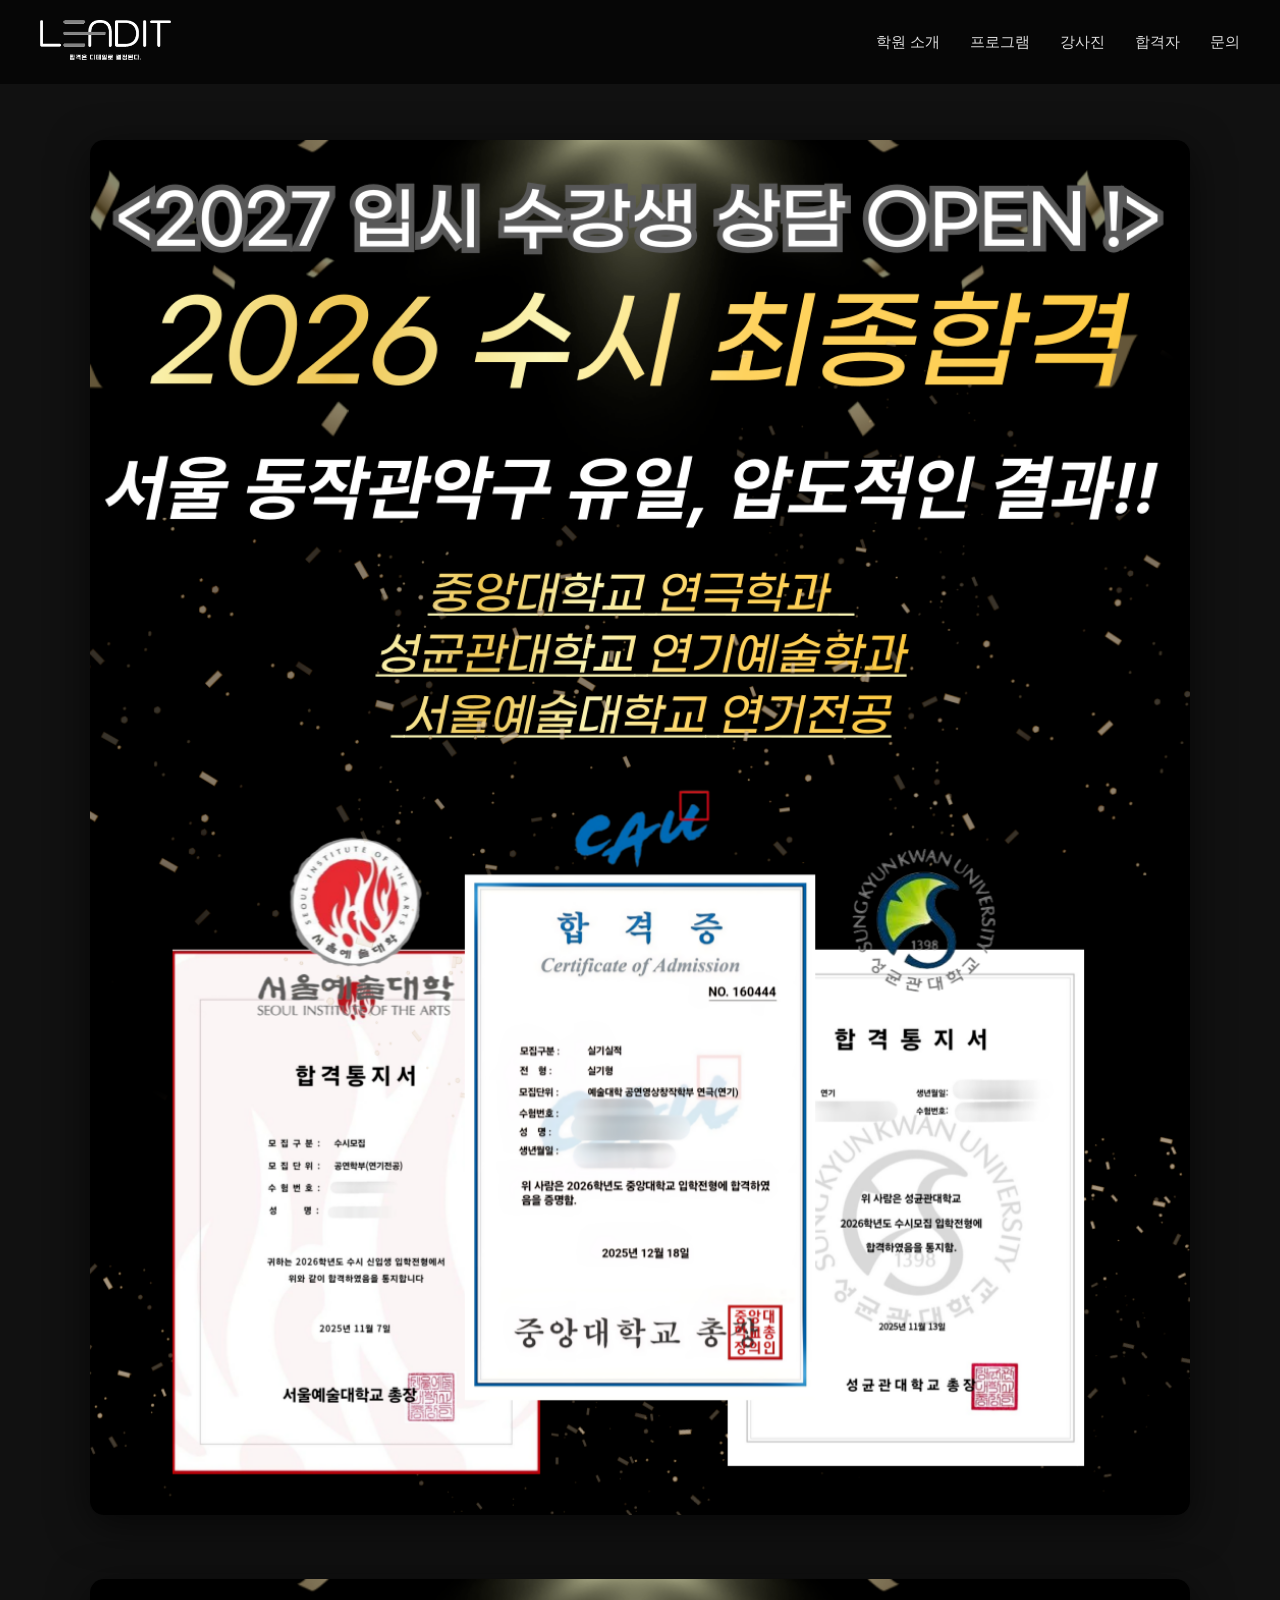
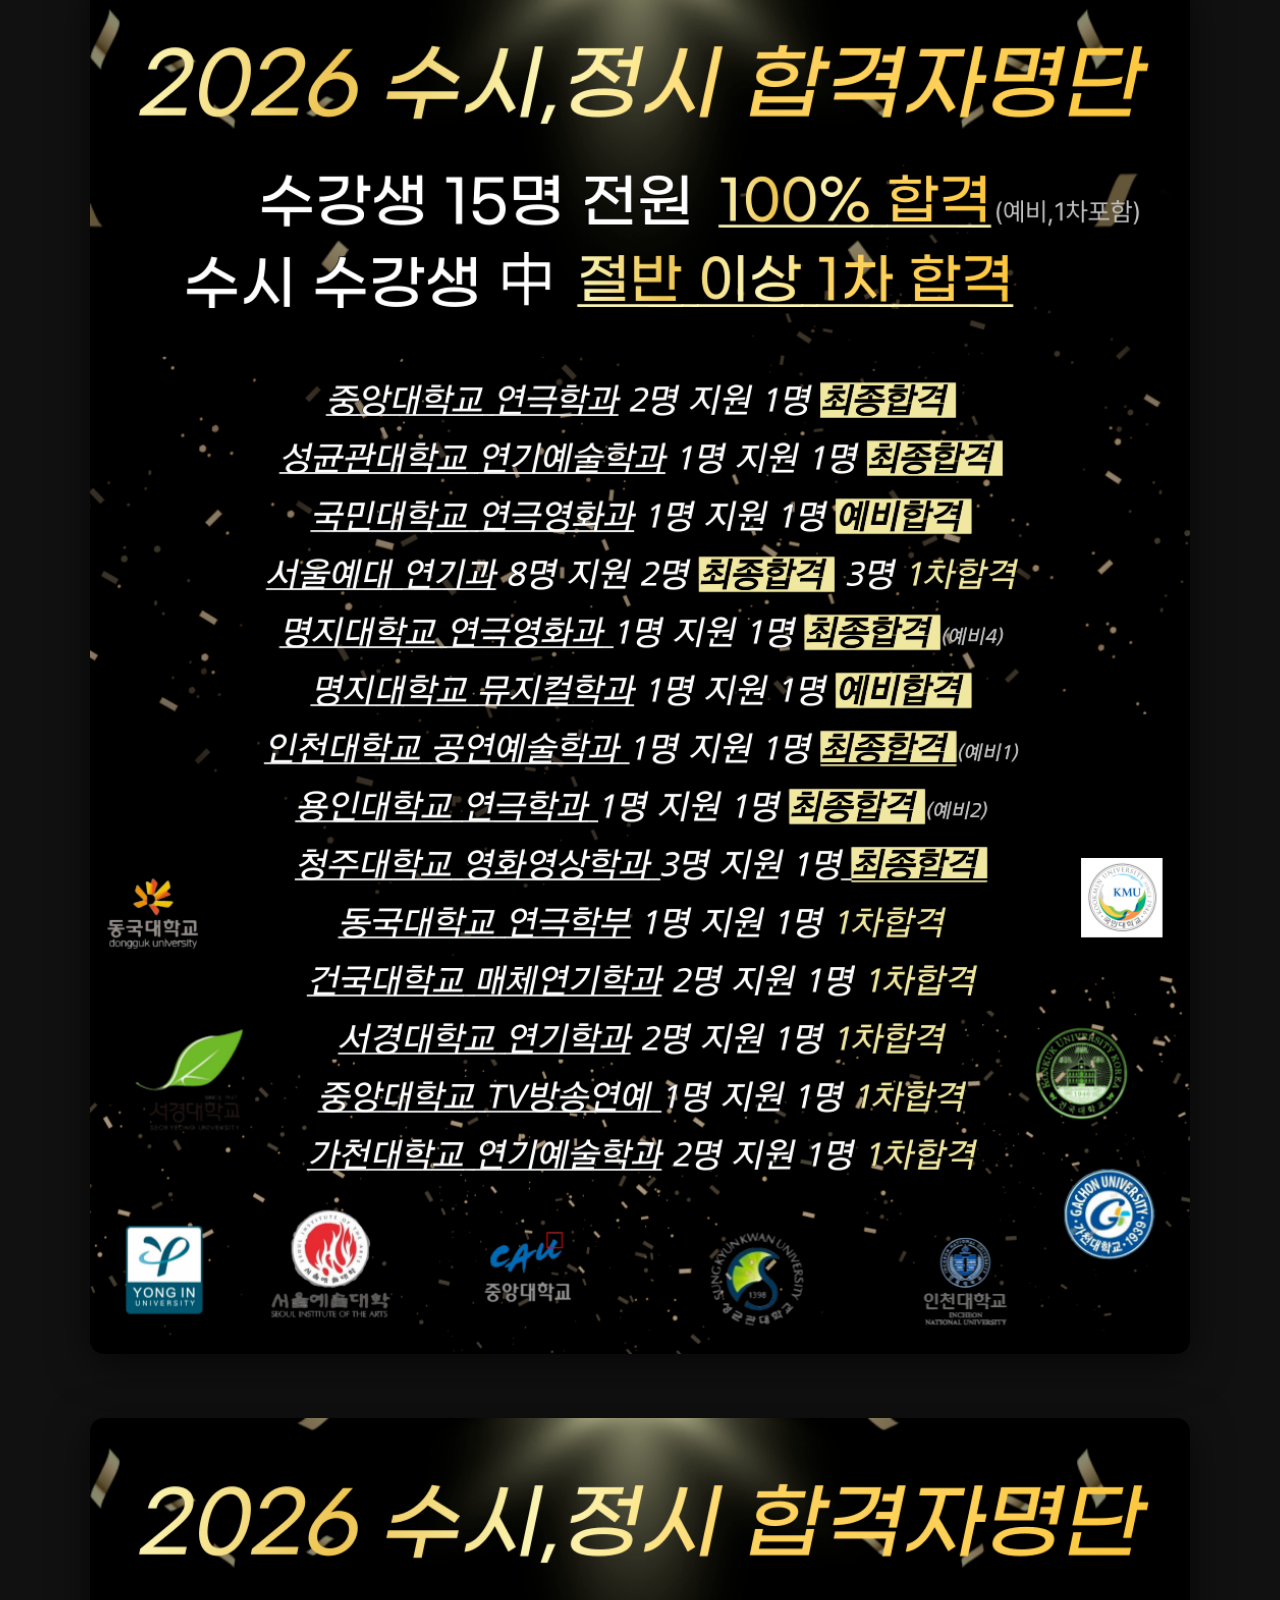
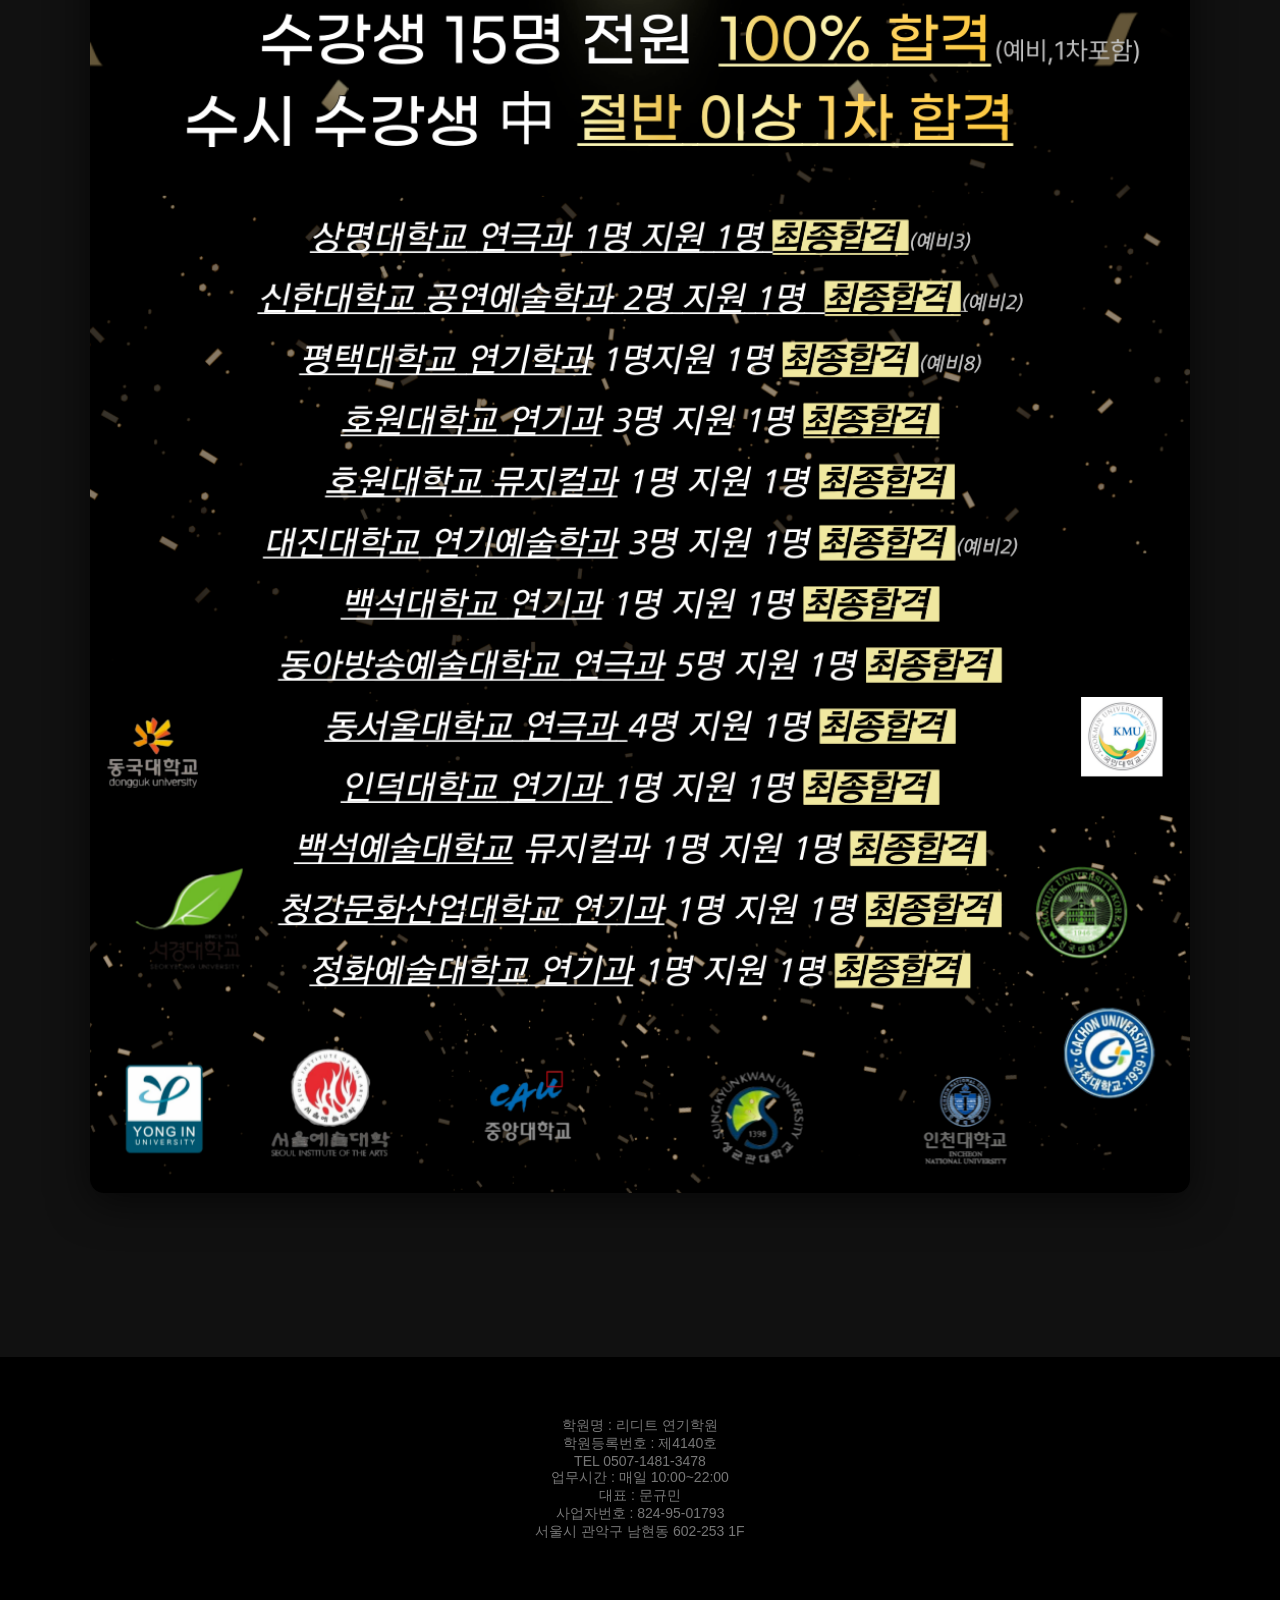
<file: results.html>
<!DOCTYPE html>
<html lang="ko">
<head>
<meta charset="UTF-8">
<meta name="viewport" content="width=device-width, initial-scale=1.0">
<title>합격자 | LEADIT</title>
<link rel="stylesheet" href="style.css">

<style>

/* ======================
RESULTS IMAGE SECTION
====================== */
.results-wrap{
  max-width:1100px;
  margin:60px auto 100px;
}

.results-wrap img{
  width:100%;
  margin-bottom:60px;
  border-radius:14px;
  box-shadow:0 10px 40px rgba(0,0,0,0.6);
}

@media(max-width:768px){
  main{
    padding:0 20px;
  }
}

</style>
</head>
<body>

<header>

  <div class="logo">
    <a href="index.html">
      <img src="logo.png">
    </a>
  </div>

  <!-- 모바일 햄버거 버튼 -->
  <div class="hamburger">
    <span></span>
    <span></span>
    <span></span>
  </div>

  <nav>
    <div class="nav-item">
      <a href="#">학원 소개</a>
      <div class="dropdown">
        <a href="greeting.html">인사말</a>
        <a href="space.html">시설</a>
        <a href="location.html">오시는 길</a>
      </div>
    </div>

    <div class="nav-item">
      <a href="#">프로그램</a>
      <div class="dropdown">
        <a href="curriculum.html">커리큘럼</a>
      </div>
    </div>

    <div class="nav-item">
      <a href="#">강사진</a>
      <div class="dropdown">
        <a href="teachers.html">강사진</a>
      </div>
    </div>

    <div class="nav-item">
      <a href="#">합격자</a>
      <div class="dropdown">
        <a href="results.html">합격자 명단</a>
        <a href="student.html">합격자 후기</a>
      </div>
    </div>

    <div class="nav-item">
      <a href="#">문의</a>
      <div class="dropdown">
        <a href="sns.html">SNS</a>
      </div>
    </div>
  </nav>

</header>


<main style="margin-top:140px; padding:0 40px;">

  <div class="results-wrap">

    <!-- H1 -->
    <img src="H1.png" alt="2026 수시 최종합격">

    <!-- H2 -->
    <img src="H2.png" alt="2026 수시 정시 합격자 명단 1">

    <!-- H3 -->
    <img src="H3.png" alt="2026 수시 정시 합격자 명단 2">

  </div>

</main>

<footer>
  학원명 : 리디트 연기학원<br>
  학원등록번호 : 제4140호<br>
  TEL 0507-1481-3478<br>
  업무시간 : 매일 10:00~22:00<br>
  대표 : 문규민<br>
  사업자번호 : 824-95-01793<br>
  서울시 관악구 남현동 602-253 1F
</footer>

<script>
// ======================
// 모바일 햄버거 + 드롭다운 (아코디언)
// ======================
const hamburger = document.querySelector(".hamburger");
const nav = document.querySelector("header nav");
const navItems = document.querySelectorAll("header .nav-item > a");

function mobileMenuHandler() {
  hamburger.addEventListener("click", () => {
    nav.classList.toggle("active");
    hamburger.classList.toggle("open");
  });

  navItems.forEach(item => {
    item.addEventListener("click", (e) => {
      e.preventDefault();
      const parent = item.parentElement;
      parent.classList.toggle("active");
    });
  });
}

mobileMenuHandler();

window.addEventListener("resize", () => {
  nav.classList.remove("active");
  hamburger.classList.remove("open");
  document.querySelectorAll(".nav-item").forEach(ni => ni.classList.remove("active"));
});
</script>

</body>
</html>
</file>
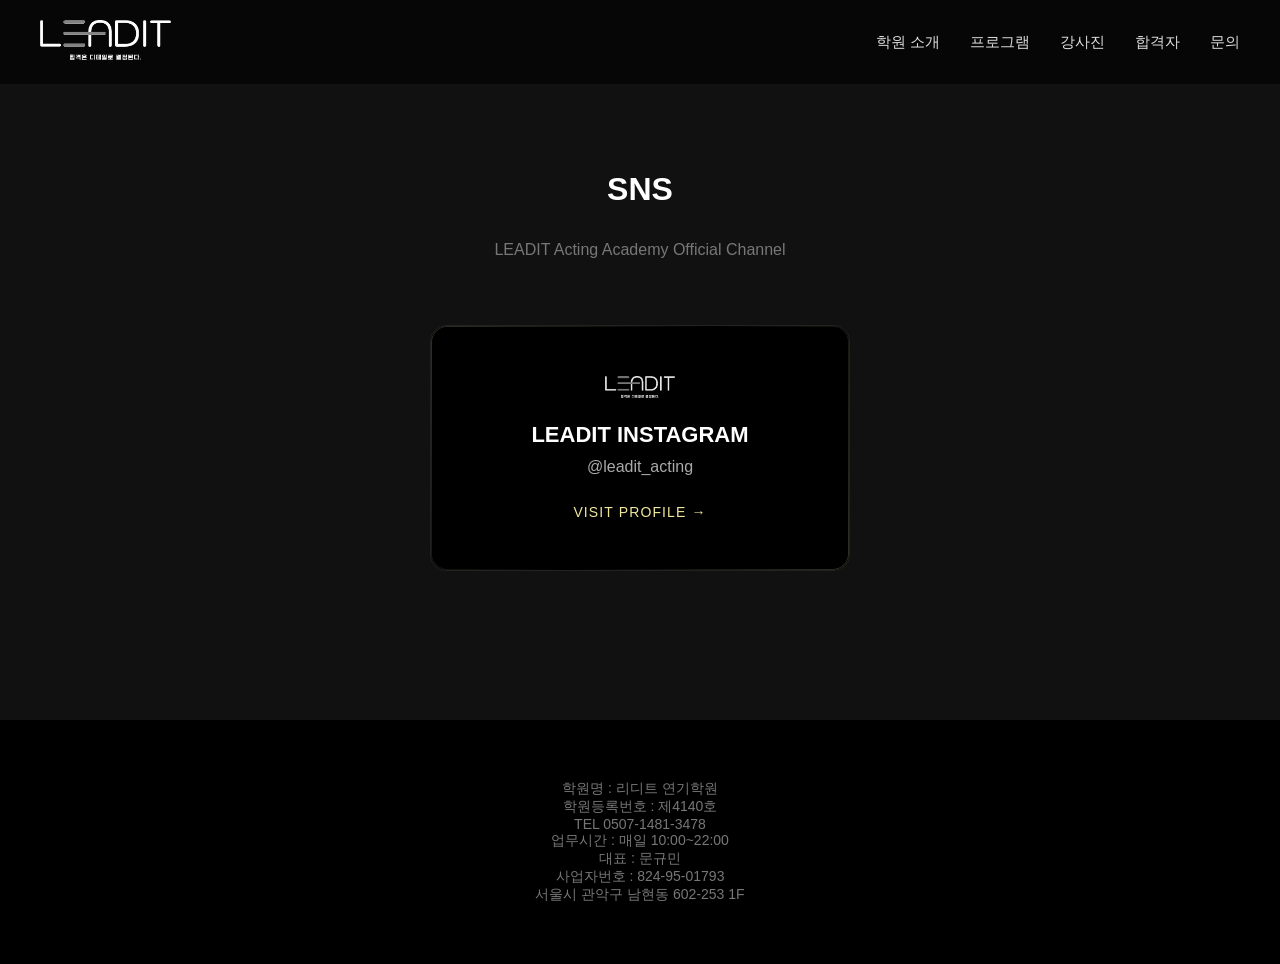
<file: sns.html>
<!DOCTYPE html>
<html lang="ko">
<head>
<meta charset="UTF-8">
<meta name="viewport" content="width=device-width, initial-scale=1.0">
<title>SNS | LEADIT</title>
<link rel="stylesheet" href="style.css">

<style>

/* 🔥 SNS 전체 영역을 화면 중앙으로 */
main{
  min-height:80vh;
  display:flex;
  flex-direction:column;
  justify-content:center;
  align-items:center;
  text-align:center;
}

/* 카드 정렬 */
.sns-wrap{
  margin-top:50px;
  display:flex;
  justify-content:center;
  align-items:center;
}

/* 카드 */
.insta-card{
  width:420px;
  background:#000;
  border:1px solid #222;
  border-radius:16px;
  padding:50px 30px;
  text-align:center;
  text-decoration:none;
  color:#fff;
  position:relative;
  overflow:hidden;
  transition:all .4s ease;
}

/* 골드 라인 */
.insta-card::before{
  content:"";
  position:absolute;
  inset:0;
  border-radius:16px;
  padding:1px;
  background:linear-gradient(120deg,#f0e79f,transparent,#f0e79f);
  -webkit-mask:
    linear-gradient(#fff 0 0) content-box,
    linear-gradient(#fff 0 0);
  -webkit-mask-composite:xor;
          mask-composite:exclude;
  opacity:.2;
  transition:.4s;
}

.insta-card:hover::before{
  opacity:1;
}

/* hover 움직임 */
.insta-card:hover{
  transform:translateY(-8px);
  box-shadow:0 25px 50px rgba(0,0,0,.6);
}

/* 🔥 로고 이미지 */
.insta-logo{
  width:70px;
  margin-bottom:20px;
  opacity:.9;
}

/* 텍스트 */
.insta-title{
  font-size:22px;
  font-weight:600;
  margin-bottom:10px;
}

.insta-id{
  color:#aaa;
  font-size:16px;
}

.insta-arrow{
  margin-top:28px;
  font-size:14px;
  color:#f0e79f;
  letter-spacing:.08em;
}

</style>
</head>

<body>

<header>

  <div class="logo">
    <a href="index.html">
      <img src="logo.png">
    </a>
  </div>

  <!-- 모바일 햄버거 버튼 -->
  <div class="hamburger">
    <span></span>
    <span></span>
    <span></span>
  </div>

  <nav>
    <div class="nav-item">
      <a href="#">학원 소개</a>
      <div class="dropdown">
        <a href="greeting.html">인사말</a>
        <a href="space.html">시설</a>
        <a href="location.html">오시는 길</a>
      </div>
    </div>

    <div class="nav-item">
      <a href="#">프로그램</a>
      <div class="dropdown">
        <a href="curriculum.html">커리큘럼</a>
      </div>
    </div>

    <div class="nav-item">
      <a href="#">강사진</a>
      <div class="dropdown">
        <a href="teachers.html">강사진</a>
      </div>
    </div>

    <div class="nav-item">
      <a href="#">합격자</a>
      <div class="dropdown">
        <a href="results.html">합격자 명단</a>
        <a href="student.html">합격자 후기</a>
      </div>
    </div>

    <div class="nav-item">
      <a href="#">문의</a>
      <div class="dropdown">
        <a href="sns.html">SNS</a>
      </div>
    </div>
  </nav>

</header>


<!-- ======================
 SNS CONTENT
====================== -->
<main>

  <h1>SNS</h1>

  <p style="color:#777; margin-top:12px;">
    LEADIT Acting Academy Official Channel
  </p>

  <div class="sns-wrap">

    <!-- 🔥 로고 활용 인스타 카드 -->
    <a href="https://www.instagram.com/leadit_acting/"
       target="_blank"
       class="insta-card">

        <img src="logo.png" class="insta-logo" alt="LEADIT">

        <div class="insta-title">
          LEADIT INSTAGRAM
        </div>

        <div class="insta-id">
          @leadit_acting
        </div>

        <div class="insta-arrow">
          VISIT PROFILE →
        </div>

    </a>

  </div>

</main>

<footer>
  학원명 : 리디트 연기학원<br>
  학원등록번호 : 제4140호<br>
  TEL 0507-1481-3478<br>
  업무시간 : 매일 10:00~22:00<br>
  대표 : 문규민<br>
  사업자번호 : 824-95-01793<br>
  서울시 관악구 남현동 602-253 1F
</footer>

<script>
// ======================
// 모바일 햄버거 + 드롭다운 (아코디언)
// ======================
const hamburger = document.querySelector(".hamburger");
const nav = document.querySelector("header nav");
const navItems = document.querySelectorAll("header .nav-item > a");

function mobileMenuHandler() {
  hamburger.addEventListener("click", () => {
    nav.classList.toggle("active");
    hamburger.classList.toggle("open");
  });

  navItems.forEach(item => {
    item.addEventListener("click", (e) => {
      e.preventDefault();
      const parent = item.parentElement;
      parent.classList.toggle("active");
    });
  });
}

mobileMenuHandler();

window.addEventListener("resize", () => {
  nav.classList.remove("active");
  hamburger.classList.remove("open");
  document.querySelectorAll(".nav-item").forEach(ni => ni.classList.remove("active"));
});
</script>

</body>
</html>
</file>
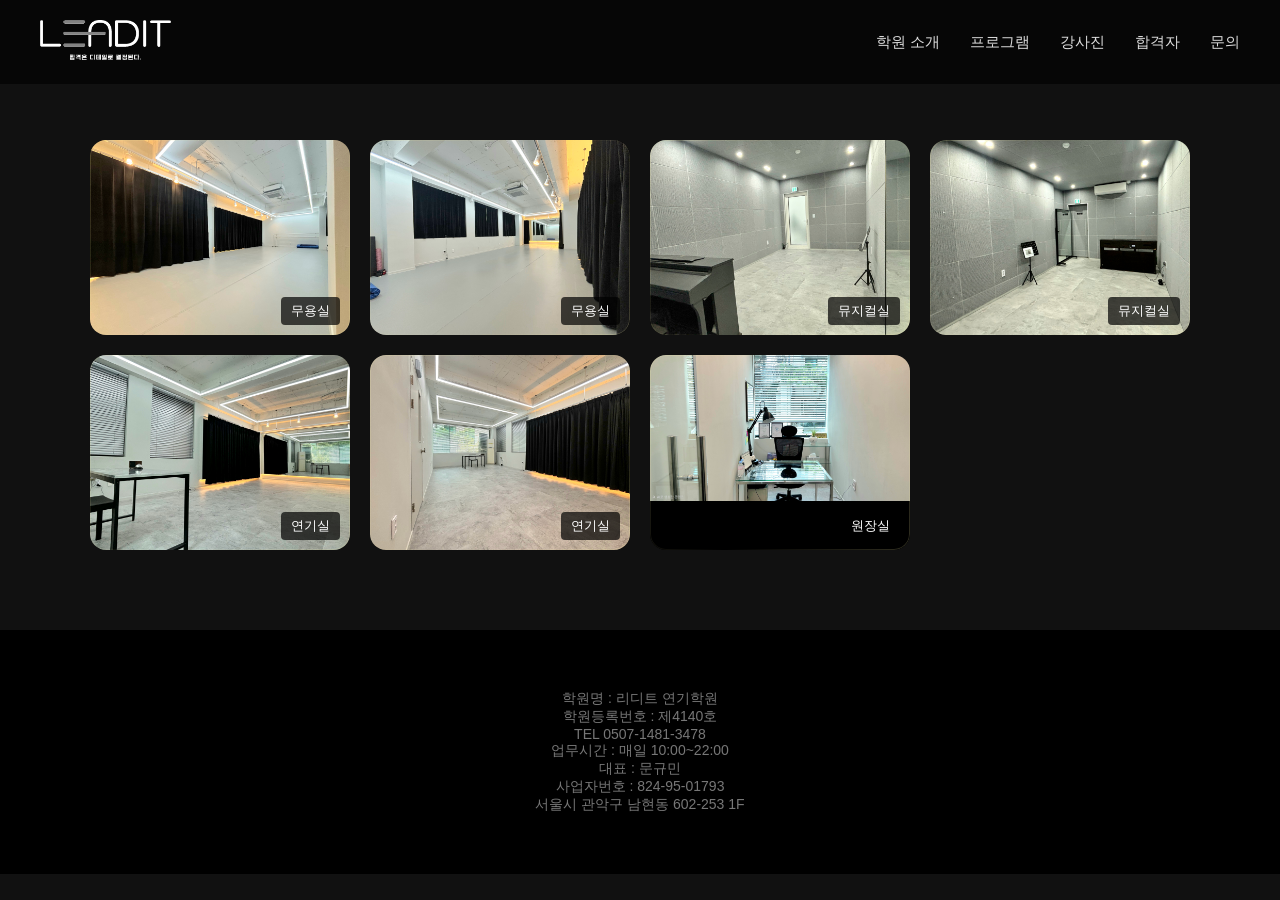
<file: space.html>
<!DOCTYPE html>
<html lang="ko">
<head>
<meta charset="UTF-8" />
<meta name="viewport" content="width=device-width, initial-scale=1.0" />
<title>시설 | LEADIT</title>
<link rel="stylesheet" href="style.css" />

<style>

/* ======================
SPACE PAGE (4열 갤러리)
====================== */

.space-section{
  padding:140px 0 80px;
  max-width:1100px;
  margin:auto;

  display:grid;
  grid-template-columns:repeat(4, 1fr);
  gap:20px;
}

/* 🔥 카드 */
.space-card{
  position:relative;
  border-radius:16px;
  overflow:hidden;
  cursor:pointer;
  background:#000;
  transition:.4s ease;
}

/* 🔥 골드 라인 */
.space-card::before{
  content:"";
  position:absolute;
  inset:0;
  border-radius:16px;
  padding:1px;
  background:linear-gradient(120deg,#f0e79f,transparent,#f0e79f);
  -webkit-mask:
    linear-gradient(#fff 0 0) content-box,
    linear-gradient(#fff 0 0);
  -webkit-mask-composite:xor;
          mask-composite:exclude;
  opacity:.2;
  transition:.4s;
}

/* hover 효과 */
.space-card:hover{
  transform:translateY(-8px);
  box-shadow:0 25px 50px rgba(0,0,0,.6);
}

.space-card:hover::before{
  opacity:1;
}

/* 이미지 */
.space-img{
  width:100%;
  display:block;
}

/* 오른쪽 아래 라벨 */
.space-label{
  position:absolute;
  right:10px;
  bottom:10px;
  background:rgba(0,0,0,0.7);
  color:#fff;
  padding:5px 10px;
  font-size:13px;
  border-radius:4px;
}

/* ======================
MODAL
====================== */

.modal{
  display:none;
  position:fixed;
  z-index:999;
  left:0;
  top:0;
  width:100%;
  height:100%;
  background:rgba(0,0,0,0.9);
  justify-content:center;
  align-items:center;
  flex-direction:column;
}

.modal img{
  max-width:90%;
  max-height:75%;
  border-radius:6px;
}

.modal-caption{
  margin-top:20px;
  color:#fff;
  font-size:18px;
}

/* ======================
반응형
====================== */

@media(max-width:900px){
  .space-section{
    grid-template-columns:repeat(2, 1fr);
  }
}

@media(max-width:500px){
  .space-section{
    grid-template-columns:1fr;
  }
}

</style>

</head>
<body>

<header>

  <div class="logo">
    <a href="index.html">
      <img src="logo.png">
    </a>
  </div>

  <!-- 모바일 햄버거 버튼 -->
  <div class="hamburger">
    <span></span>
    <span></span>
    <span></span>
  </div>

  <nav>

    <div class="nav-item">
      <a href="#">학원 소개</a>
      <div class="dropdown">
        <a href="greeting.html">인사말</a>
        <a href="space.html">시설</a>
        <a href="location.html">오시는 길</a>
      </div>
    </div>

    <div class="nav-item">
      <a href="#">프로그램</a>
      <div class="dropdown">
        <a href="curriculum.html">커리큘럼</a>
      </div>
    </div>

    <div class="nav-item">
      <a href="#">강사진</a>
      <div class="dropdown">
        <a href="teachers.html">강사진</a>
      </div>
    </div>

    <div class="nav-item">
      <a href="#">합격자</a>
      <div class="dropdown">
        <a href="results.html">합격자 명단</a>
        <a href="student.html">합격자 후기</a>
      </div>
    </div>

    <div class="nav-item">
      <a href="#">문의</a>
      <div class="dropdown">
        <a href="sns.html">SNS</a>
      </div>
    </div>

  </nav>

</header>


<section class="space-section">

  <div class="space-card" onclick="openModal('S1.jpg','무용실')">
    <img src="S1.jpg" class="space-img">
    <div class="space-label">무용실</div>
  </div>

  <div class="space-card" onclick="openModal('S2.jpg','무용실')">
    <img src="S2.jpg" class="space-img">
    <div class="space-label">무용실</div>
  </div>

  <div class="space-card" onclick="openModal('S3.jpg','뮤지컬실')">
    <img src="S3.jpg" class="space-img">
    <div class="space-label">뮤지컬실</div>
  </div>

  <div class="space-card" onclick="openModal('S4.jpg','뮤지컬실')">
    <img src="S4.jpg" class="space-img">
    <div class="space-label">뮤지컬실</div>
  </div>

  <div class="space-card" onclick="openModal('S5.jpg','연기실')">
    <img src="S5.jpg" class="space-img">
    <div class="space-label">연기실</div>
  </div>

  <div class="space-card" onclick="openModal('S6.jpg','연기실')">
    <img src="S6.jpg" class="space-img">
    <div class="space-label">연기실</div>
  </div>

  <div class="space-card" onclick="openModal('S7.jpg','원장실')">
    <img src="S7.jpg" class="space-img">
    <div class="space-label">원장실</div>
  </div>

</section>


<!-- MODAL -->
<div class="modal" id="modal" onclick="closeModal()">
  <img id="modal-img">
  <div class="modal-caption" id="modal-caption"></div>
</div>


<footer>
  학원명 : 리디트 연기학원<br>
  학원등록번호 : 제4140호<br>
  TEL 0507-1481-3478<br>
  업무시간 : 매일 10:00~22:00<br>
  대표 : 문규민<br>
  사업자번호 : 824-95-01793<br>
  서울시 관악구 남현동 602-253 1F
</footer>


<script>
// ======================
// MODAL (기존 기능 유지)
// ======================
function openModal(src, text){
  document.getElementById("modal").style.display = "flex";
  document.getElementById("modal-img").src = src;
  document.getElementById("modal-caption").innerText = text;
}

function closeModal(){
  document.getElementById("modal").style.display = "none";
}

// ======================
// 모바일 햄버거 + 드롭다운 (아코디언)
// SNS 페이지와 완전히 동일하게 적용
// ======================
const hamburger = document.querySelector(".hamburger");
const nav = document.querySelector("header nav");
const navItems = document.querySelectorAll("header .nav-item > a");

function mobileMenuHandler() {
  hamburger.addEventListener("click", () => {
    nav.classList.toggle("active");
    hamburger.classList.toggle("open");
  });

  navItems.forEach(item => {
    item.addEventListener("click", (e) => {
      e.preventDefault();
      const parent = item.parentElement;
      parent.classList.toggle("active");
    });
  });
}

mobileMenuHandler();

window.addEventListener("resize", () => {
  nav.classList.remove("active");
  hamburger.classList.remove("open");
  document.querySelectorAll(".nav-item").forEach(ni => ni.classList.remove("active"));
});
</script>

</body>
</html>
</file>
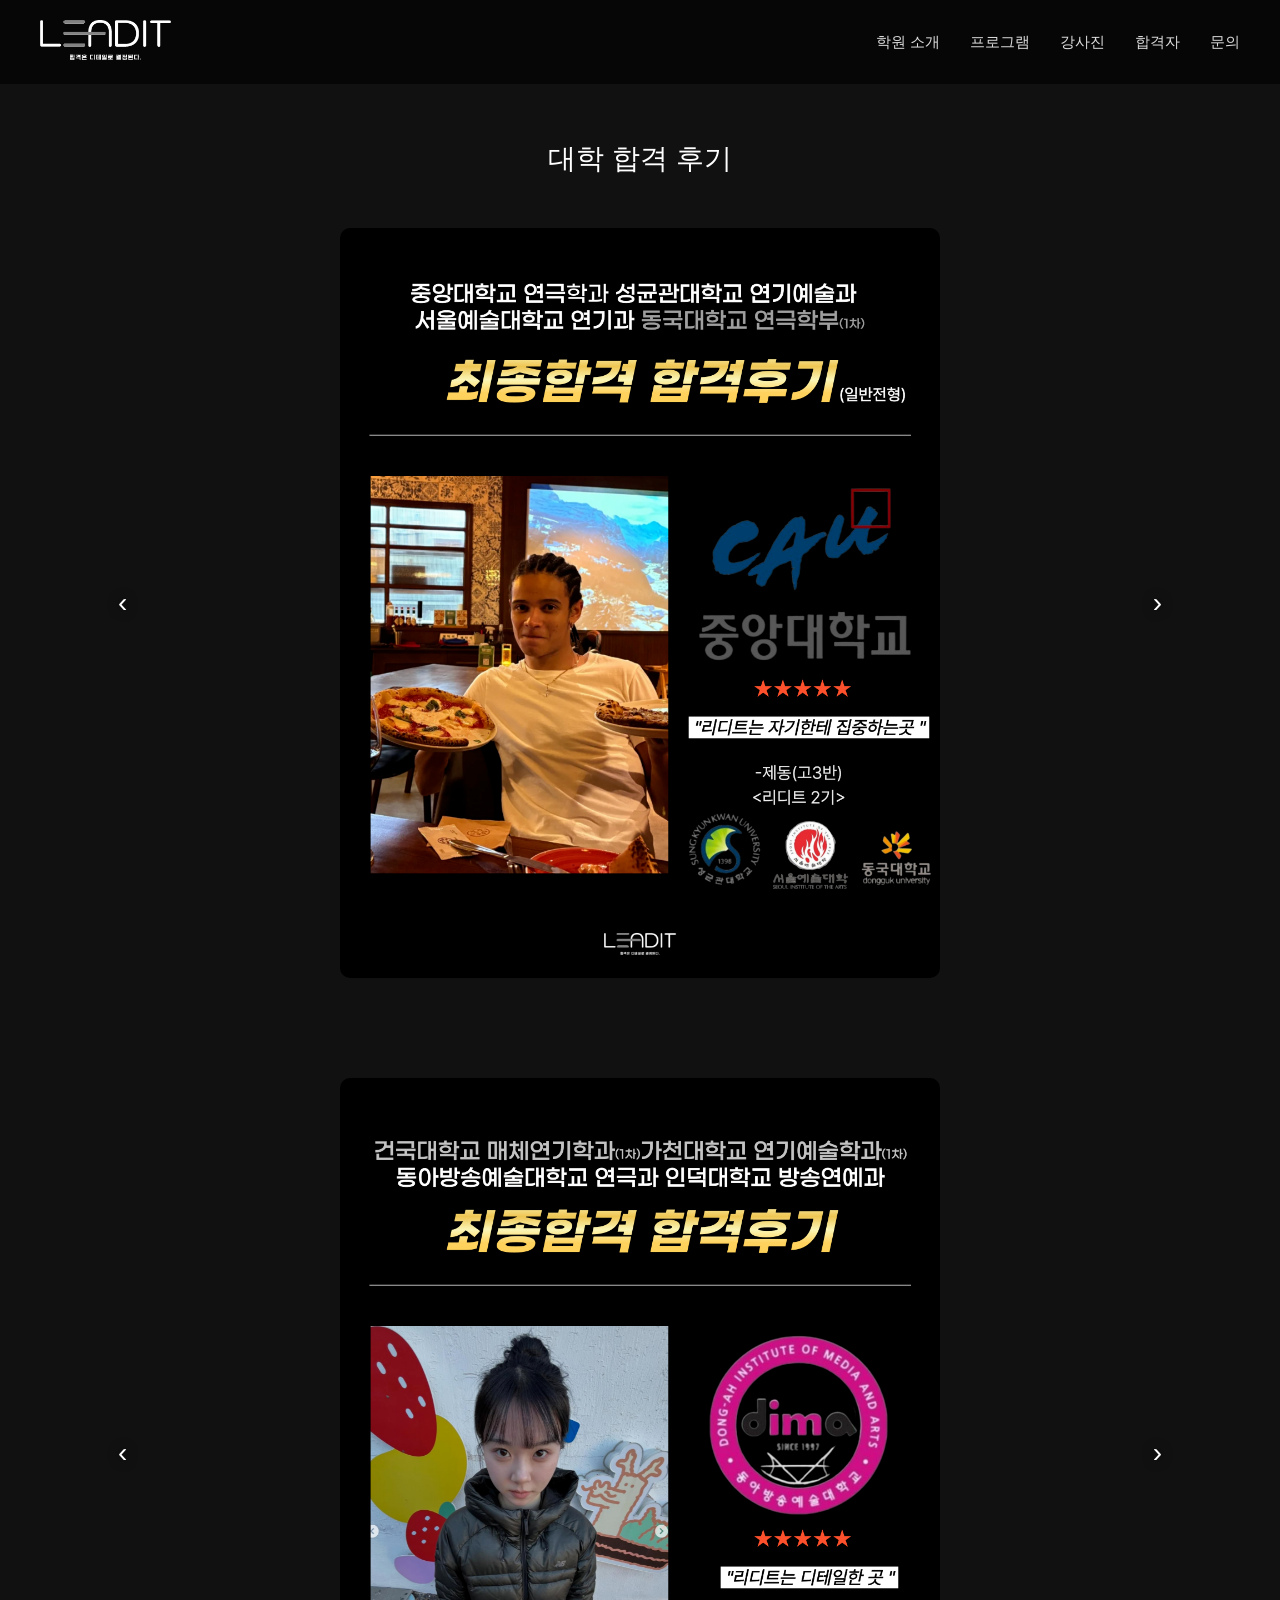
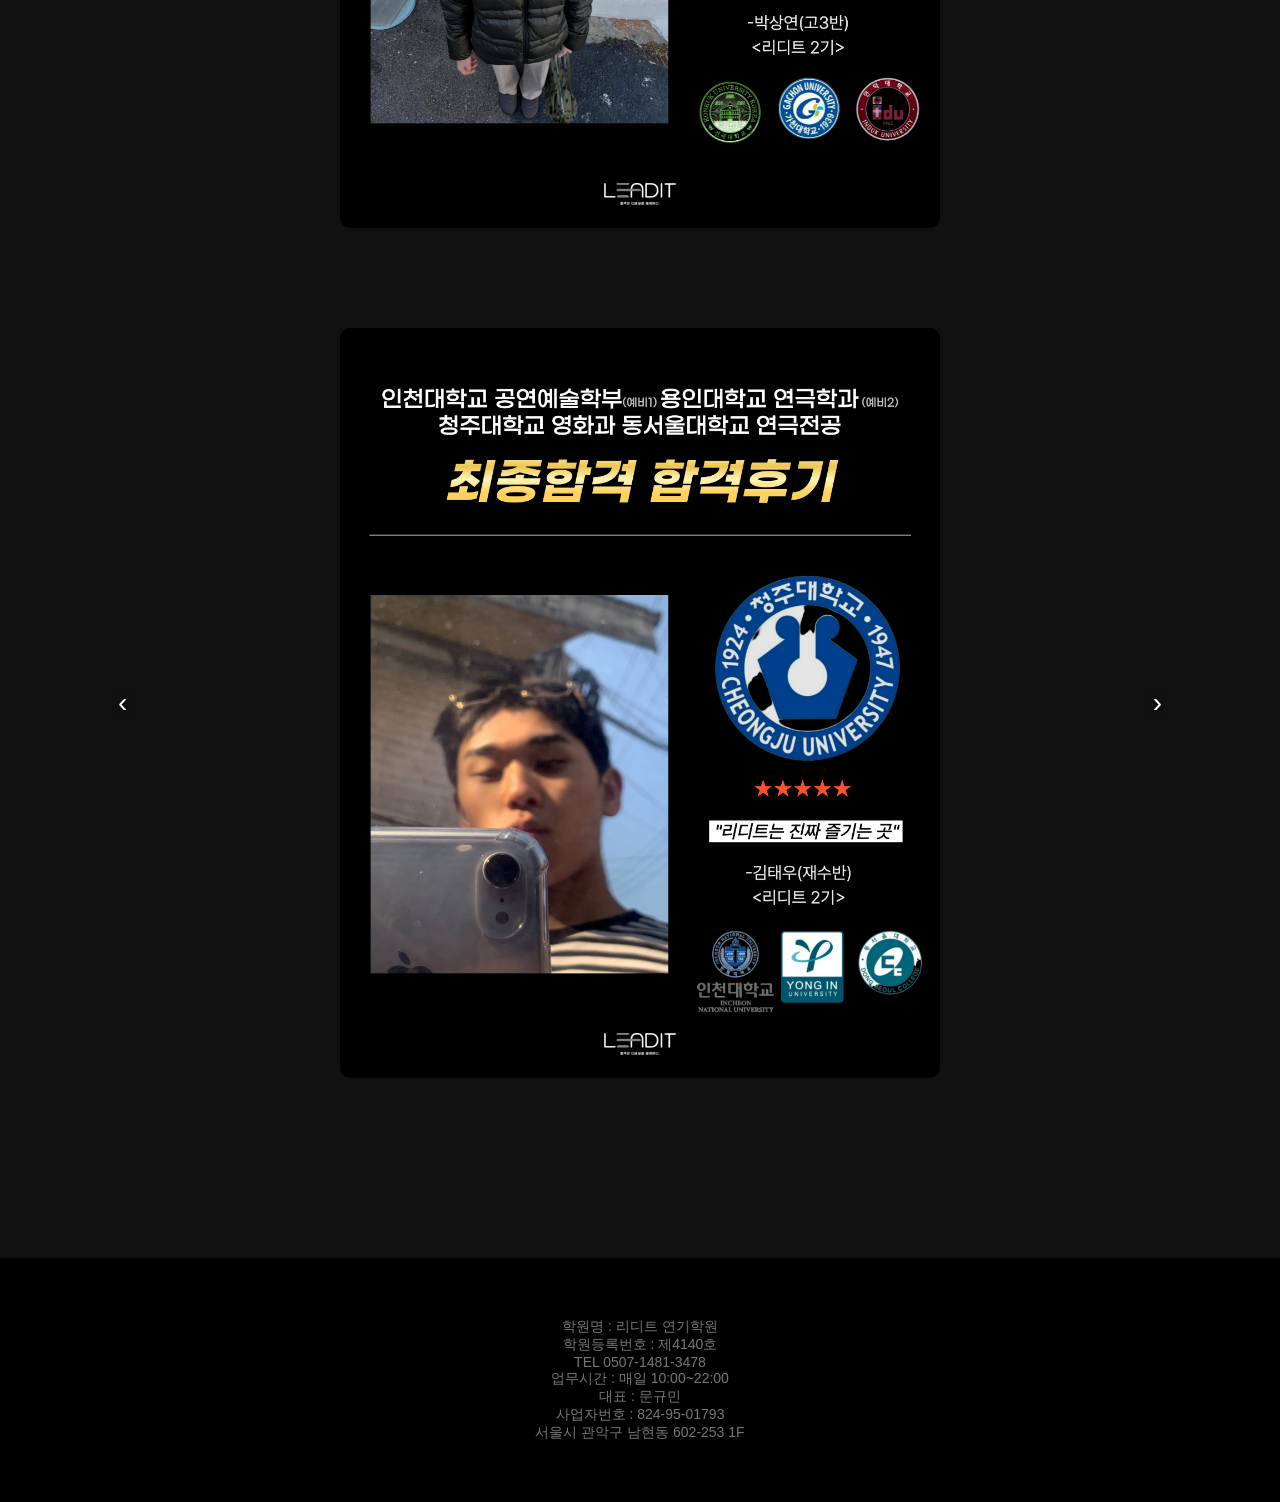
<file: student.html>
<!DOCTYPE html>
<html lang="ko">
<head>
<meta charset="UTF-8">
<meta name="viewport" content="width=device-width, initial-scale=1.0">
<title>합격자 | LEADIT</title>
<link rel="stylesheet" href="style.css">

<style>

/* ======================
기본
====================== */

main{
  padding:140px 0 80px;
  max-width:1100px;
  margin:auto;
  color:#fff;
  text-align:center;
}

.section-title{
  font-size:28px;
  margin-bottom:50px;
}

/* ======================
슬라이더
====================== */

.slider{
  position:relative;
  overflow:hidden;
  margin-bottom:100px;
}

.slider-track{
  display:flex;
  transition:transform .4s ease;
  position:relative;
  z-index:1;
}

.slide{
  min-width:100%;
  display:flex;
  justify-content:center;
}

.slide img{
  width:100%;
  max-width:600px;
  border-radius:10px;
}

/* ======================
화살표 버튼 (투명으로 변경!)
====================== */

.arrow{
  position:absolute;
  top:50%;
  transform:translateY(-50%);
  background: transparent;           /* ← 투명 */
  color:#fff;
  border:none;
  font-size:28px;
  padding:12px 18px;
  cursor:pointer;
  z-index:10;
  text-shadow: 0 0 12px rgba(0,0,0,0.9);   /* 투명해도 잘 보이게 */
}

.arrow.left{ left:10px; }
.arrow.right{ right:10px; }

.arrow:hover{
  background: rgba(240, 231, 159, 0.25);   /* 호버 시 살짝 골드 반투명 */
  color:#f0e79f;
  transform:translateY(-50%) scale(1.1);
}

</style>
</head>
<body>

<header>

  <div class="logo">
    <a href="index.html"><img src="logo.png"></a>
  </div>

  <!-- 모바일 햄버거 버튼 -->
  <div class="hamburger">
    <span></span>
    <span></span>
    <span></span>
  </div>

  <nav>
    <div class="nav-item">
      <a href="#">학원 소개</a>
      <div class="dropdown">
        <a href="greeting.html">인사말</a>
        <a href="space.html">시설</a>
        <a href="location.html">오시는 길</a>
      </div>
    </div>

    <div class="nav-item">
      <a href="#">프로그램</a>
      <div class="dropdown">
        <a href="curriculum.html">커리큘럼</a>
      </div>
    </div>

    <div class="nav-item">
      <a href="#">강사진</a>
      <div class="dropdown">
        <a href="teachers.html">강사진</a>
      </div>
    </div>

    <div class="nav-item">
      <a href="#">합격자</a>
      <div class="dropdown">
        <a href="results.html">합격자 명단</a>
        <a href="student.html">합격자 후기</a>
      </div>
    </div>

    <div class="nav-item">
      <a href="#">문의</a>
      <div class="dropdown">
        <a href="sns.html">SNS</a>
      </div>
    </div>
  </nav>

</header>


<main>

  <!-- 맨 위 제목 -->
  <div class="section-title">대학 합격 후기</div>

  <!-- 중앙대 슬라이드 -->
  <div class="slider">
    <button class="arrow left" onclick="prevSlide('cau')">‹</button>
    <div class="slider-track" id="cau">
      <div class="slide"><img src="st/cau1.jpg"></div>
      <div class="slide"><img src="st/cau2.jpg"></div>
      <div class="slide"><img src="st/cau3.jpg"></div>
      <div class="slide"><img src="st/cau4.jpg"></div>
      <div class="slide"><img src="st/cau5.jpg"></div>
      <div class="slide"><img src="st/cau6.jpg"></div>
    </div>
    <button class="arrow right" onclick="nextSlide('cau')">›</button>
  </div>

  <!-- 동아방송대 슬라이드 -->
  <div class="slider">
    <button class="arrow left" onclick="prevSlide('dima')">‹</button>
    <div class="slider-track" id="dima">
      <div class="slide"><img src="st/dima1.jpg"></div>
      <div class="slide"><img src="st/dima2.jpg"></div>
      <div class="slide"><img src="st/dima3.jpg"></div>
      <div class="slide"><img src="st/dima4.jpg"></div>
      <div class="slide"><img src="st/dima5.jpg"></div>
    </div>
    <button class="arrow right" onclick="nextSlide('dima')">›</button>
  </div>

  <!-- 청강대 슬라이드 -->
  <div class="slider">
    <button class="arrow left" onclick="prevSlide('che')">‹</button>
    <div class="slider-track" id="che">
      <div class="slide"><img src="st/che1.jpg"></div>
      <div class="slide"><img src="st/che2.jpg"></div>
      <div class="slide"><img src="st/che3.jpg"></div>
      <div class="slide"><img src="st/che4.jpg"></div>
      <div class="slide"><img src="st/che5.jpg"></div>
      <div class="slide"><img src="st/che6.jpg"></div>
    </div>
    <button class="arrow right" onclick="nextSlide('che')">›</button>
  </div>

</main>


<footer>
  학원명 : 리디트 연기학원<br>
  학원등록번호 : 제4140호<br>
  TEL 0507-1481-3478<br>
  업무시간 : 매일 10:00~22:00<br>
  대표 : 문규민<br>
  사업자번호 : 824-95-01793<br>
  서울시 관악구 남현동 602-253 1F
</footer>

<script>
// ======================
// 모바일 햄버거 + 드롭다운 (아코디언)
// ======================
const hamburger = document.querySelector(".hamburger");
const nav = document.querySelector("header nav");
const navItems = document.querySelectorAll("header .nav-item > a");

function mobileMenuHandler() {
  hamburger.addEventListener("click", () => {
    nav.classList.toggle("active");
    hamburger.classList.toggle("open");
  });

  navItems.forEach(item => {
    item.addEventListener("click", (e) => {
      e.preventDefault();
      const parent = item.parentElement;
      parent.classList.toggle("active");
    });
  });
}

mobileMenuHandler();

window.addEventListener("resize", () => {
  nav.classList.remove("active");
  hamburger.classList.remove("open");
  document.querySelectorAll(".nav-item").forEach(ni => ni.classList.remove("active"));
});

// ======================
// 기존 슬라이더 스크립트 (그대로 유지)
// ======================
const indexMap = {};

/* 다음 */
function nextSlide(id){
  const track = document.getElementById(id);
  const slides = track.children;

  if(indexMap[id] === undefined) indexMap[id] = 0;

  indexMap[id]++;
  if(indexMap[id] >= slides.length){
    indexMap[id] = slides.length - 1;
  }

  track.style.transform = `translateX(-${indexMap[id]*100}%)`;
}

/* 이전 */
function prevSlide(id){
  const track = document.getElementById(id);

  if(indexMap[id] === undefined) indexMap[id] = 0;

  indexMap[id]--;
  if(indexMap[id] < 0){
    indexMap[id] = 0;
  }

  track.style.transform = `translateX(-${indexMap[id]*100}%)`;
}
</script>

</body>
</html>
</file>
<file: style.css>
/* RESET */
* {
  box-sizing: border-box;
}

body {
  margin: 0;
  font-family: 'Pretendard', sans-serif;
  background: #111;
  color: #fff;
}

/* ======================
   HEADER
====================== */
header {
  position: fixed;
  top: 0;
  width: 100%;
  padding: 20px 40px;
  display: flex;
  justify-content: space-between;
  align-items: center;
  background: rgba(0, 0, 0, 0.6);
  backdrop-filter: blur(6px);
  z-index: 1000;
}

.logo img {
  height: 40px;
}

/* ======================
   NAV
====================== */
nav {
  display: flex;
  align-items: center;
}

nav > a,
.nav-item > a {
  margin-left: 30px;
  text-decoration: none;
  color: #ddd;
  font-size: 15px;
  transition: color 0.35s ease;
  position: relative;
}

nav > a:hover,
.nav-item > a:hover {
  color: #aaa;
}

/* ======================
   DROPDOWN
====================== */
.nav-item {
  position: relative;
}

/* hover bridge */
.nav-item::after {
  content: "";
  position: absolute;
  top: 100%;
  width: 100%;
  height: 8px;
}

/* dropdown container */
.dropdown {
  position: absolute;
  top: 40px;
  left: 0;
  width: 180px;
  background: #000;
  padding: 10px 0 22px;

  opacity: 0;
  transform: translateY(-10px);
  visibility: hidden;

  transition:
    opacity 0.35s ease,
    transform 0.35s ease,
    visibility 0s linear 0.35s;
}

/* open */
.nav-item:hover .dropdown,
.dropdown:hover {
  opacity: 1;
  transform: translateY(0);
  visibility: visible;
  transition-delay: 0s;
}

/* dropdown links */
.dropdown a {
  display: block;
  padding: 14px 22px;
  font-size: 15px;
  color: #ccc;
  text-decoration: none;
  transition: color 0.25s ease;
}

.dropdown a:hover {
  color: #f0e79f;
}

/* ======================
   HERO
====================== */
.hero {
  height: 100vh;
  display: flex;
  justify-content: center;
  align-items: center;
  text-align: center;
  background: #000;
}

.hero-text h1 {
  font-size: 60px;
  font-weight: 800;
  margin-bottom: 24px;
}

.hero-quote {
  font-size: 26px;
  color: #ddd;
  letter-spacing: 0.05em;
}

.quote-mark {
  font-size: 48px;
  color: #555;
  margin: 0 6px;
}

.detail-word {
  color: #f0e79f;
  cursor: pointer;
}

/* ======================
   SPOTLIGHT
====================== */
#spotlight {
  position: fixed;
  inset: 0;
  background: radial-gradient(
    circle at var(--x) var(--y),
    transparent 0%,
    rgba(0, 0, 0, 0.92) 45%
  );
  opacity: 0;
  pointer-events: none;
  transition: opacity 0.25s ease;
  z-index: 2000;
}

#spotlight.active {
  opacity: 1;
  animation: spotlightZoom 1.2s ease forwards;
}

@keyframes spotlightZoom {
  from {
    background-size: 0% 0%;
  }
  to {
    background-size: 220% 220%;
  }
}

/* ======================
   TEACHERS PAGE
====================== */

.teacher-box {
  display: flex;
  gap: 28px;
  padding: 22px;
  border: 1px solid #333;
  margin-bottom: 22px;
  cursor: pointer;
  transition: background 0.35s ease;
}

.teacher-box:hover {
  background: #1a1a1a;
}

.teacher-box img {
  width: 160px;
  height: 200px;
  object-fit: cover;
}

.teacher-info h2 {
  margin: 0 0 8px;
  font-size: 20px;
}

.teacher-info p {
  color: #ccc;
  margin-bottom: 10px;
  font-size: 15px;
}

/* detail */
.teacher-detail {
  max-height: 0;
  overflow: hidden;
  opacity: 0;
  color: #aaa;
  font-size: 14px;
  line-height: 1.6;
  transition: max-height 0.45s ease, opacity 0.35s ease;
}

.teacher-box.open .teacher-detail {
  max-height: 200px;
  opacity: 1;
}

/* ======================
   FOOTER
====================== */
footer {
  padding: 60px;
  text-align: center;
  background: #000;
  color: #777;
  font-size: 14px;
}
/* ======================
INSTAGRAM ICON SECTION
====================== */
.insta-section{
  background:#000;              
  text-align:center;
  padding:120px 0 80px;         
}

.insta-icon{
  width:60px;
  height:60px;
  transition:0.3s ease;
}

.insta-icon:hover{
  transform:scale(1.15);
}

/* ======================
반응형 모바일 대응 (PC는 절대 건드리지 않음)
====================== */

@media (max-width: 768px) {

  header {
    position: relative;
  }

  header .logo img {
    width: 130px;
  }

  /* 모바일 햄버거 버튼 */
  .hamburger {
    display: flex;
    flex-direction: column;
    gap: 5px;
    cursor: pointer;
    z-index: 400;
  }
  .hamburger span {
    display: block;
    width: 25px;
    height: 3px;
    background: #fff;
    border-radius: 2px;
    transition: 0.3s;
  }
  .hamburger.open span:nth-child(1) {
    transform: rotate(45deg) translate(5px, 5px);
  }
  .hamburger.open span:nth-child(2) {
    opacity: 0;
  }
  .hamburger.open span:nth-child(3) {
    transform: rotate(-45deg) translate(5px, -5px);
  }

  /* nav 전체 */
  header nav {
    position: absolute;
    top: 100%;
    left: 0;
    width: 100%;
    background: #111;
    display: flex;
    flex-direction: column;
    box-shadow: 0 15px 25px rgba(0, 0, 0, 0.4);
    max-height: 0;
    overflow: hidden;
    transition: max-height 0.45s cubic-bezier(0.4, 0, 0.2, 1);
    z-index: 200;
  }

  header nav.active {
    max-height: 1200px;
  }

  /* 메뉴 아이템 */
  nav .nav-item {
    border-bottom: 1px solid #222;
    position: static !important;
    width: 100%;
  }

  nav .nav-item > a {
    display: flex;
    align-items: center;
    justify-content: space-between;
    padding: 18px 25px;
    font-size: 17px;
    color: #fff;
    text-decoration: none;
    transition: 0.3s;
  }

  /* ★★★ 호버 완전 차단 (중요 수정!) ★★★ */
  nav .nav-item:not(.active):hover .dropdown,
  .nav-item:not(.active):hover > .dropdown {
    max-height: 0 !important;
    opacity: 0 !important;
    visibility: hidden !important;
    transition-duration: 0s !important;
  }

  /* 드롭다운 화살표 */
  nav .nav-item > a::after {
    content: "▼";
    font-size: 12px;
    transition: 0.3s ease;
    margin-left: 8px;
  }

  nav .nav-item.active > a::after {
    transform: rotate(180deg);
  }

  /* 드롭다운 기본 */
  nav .nav-item .dropdown {
    max-height: 0;
    overflow: hidden;
    transition: max-height 0.4s ease;
    background: #1a1a1a;
    position: static !important;
    width: 100% !important;
  }

  /* 클릭 전에는 무조건 숨김 */
  nav .nav-item:not(.active) .dropdown {
    max-height: 0 !important;
    opacity: 0 !important;
    visibility: hidden !important;
  }

  /* 클릭하면 열림 */
  nav .nav-item.active .dropdown {
    max-height: 450px !important;
    opacity: 1 !important;
    visibility: visible !important;
  }

  nav .nav-item .dropdown a {
    display: block;
    padding: 14px 25px 14px 45px;
    font-size: 15.5px;
    color: #ccc;
    text-decoration: none;
    transition: 0.3s;
  }

  nav .nav-item .dropdown a:hover {
    color: #fff;
    background: #222;
    padding-left: 50px;
  }

  /* 기존 모바일 스타일 유지 */
  .hero .hero-text h1 {
    font-size: 26px;
  }
  .hero .hero-text p.hero-quote {
    font-size: 16px;
    padding: 0 10px;
  }

  .insta-section .insta-icon {
    width: 50px;
    height: 50px;
  }

  footer {
    font-size: 14px;
    line-height: 1.5;
    text-align: center;
  }
}

/* 480px 이하 */
@media (max-width: 480px) {
  .hero .hero-text h1 {
    font-size: 22px;
  }
  .hero .hero-text p.hero-quote {
    font-size: 14px;
  }
  .insta-section .insta-icon {
    width: 40px;
    height: 40px;
  }
}
</file>
